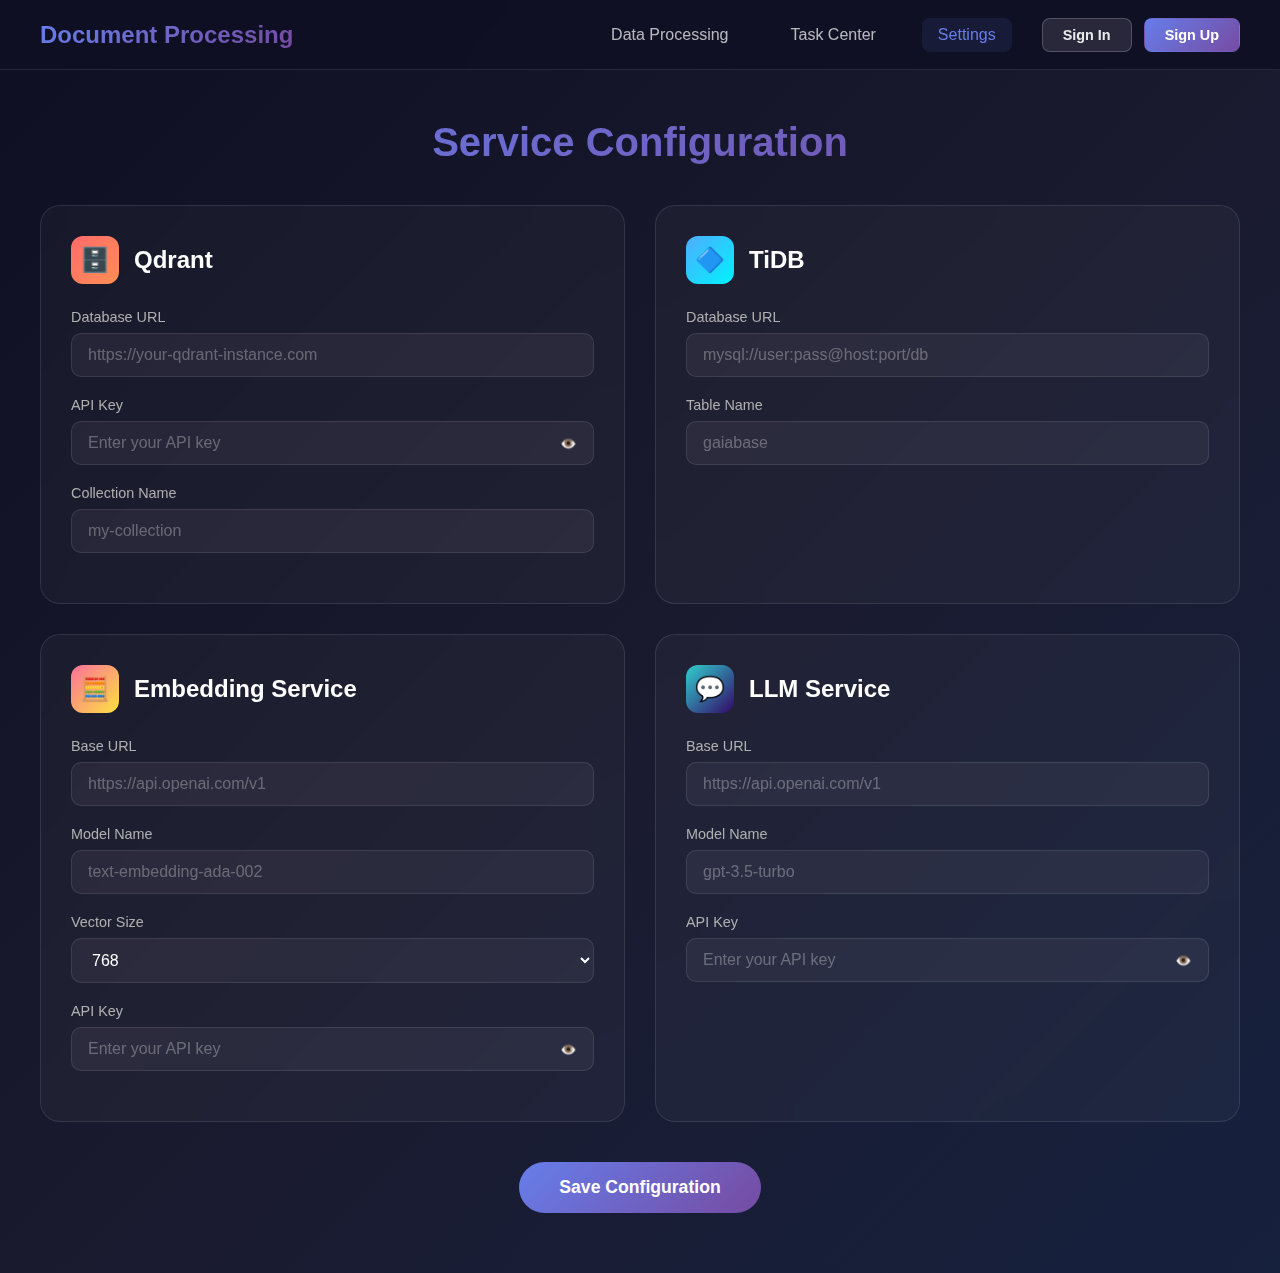
<file: templates/config.html>
<!DOCTYPE html>
<html lang="en">
<head>
    <meta charset="UTF-8">
    <meta name="viewport" content="width=device-width, initial-scale=1.0">
    <link rel="stylesheet" href="/static/public.css">
    <title>Service Configuration</title>
    <style>
        @keyframes fadeIn {
            from {
                opacity: 0;
                transform: translateY(20px);
            }
            to {
                opacity: 1;
                transform: translateY(0);
            }
        }

        h1 {
            text-align: center;
            margin-bottom: 40px;
            font-size: 2.5rem;
            background: linear-gradient(135deg, #667eea 0%, #764ba2 100%);
            -webkit-background-clip: text;
            -webkit-text-fill-color: transparent;
            background-clip: text;
            animation: shimmer 3s infinite;
        }

        @keyframes shimmer {
            0%, 100% {
                opacity: 0.8;
            }
            50% {
                opacity: 1;
            }
        }

        .config-grid {
            display: grid;
            grid-template-columns: repeat(2, minmax(300px, 1fr));
            gap: 30px;
            margin-bottom: 40px;
        }

        .config-card {
            background: rgba(255, 255, 255, 0.03);
            backdrop-filter: blur(10px);
            border: 1px solid rgba(255, 255, 255, 0.1);
            border-radius: 20px;
            padding: 30px;
            transition: all 0.3s ease;
            position: relative;
            overflow: hidden;
        }

        .config-card::before {
            content: '';
            position: absolute;
            top: 0;
            left: 0;
            right: 0;
            height: 3px;
            background: linear-gradient(90deg, #667eea 0%, #764ba2 100%);
            transform: scaleX(0);
            transition: transform 0.3s ease;
        }

        .config-card:hover {
            transform: translateY(-5px);
            border-color: rgba(102, 126, 234, 0.3);
            box-shadow: 0 10px 30px rgba(102, 126, 234, 0.2);
        }

        .config-card:hover::before {
            transform: scaleX(1);
        }

        .card-header {
            display: flex;
            align-items: center;
            margin-bottom: 25px;
            gap: 15px;
        }

        .card-icon {
            width: 48px;
            height: 48px;
            border-radius: 12px;
            display: flex;
            align-items: center;
            justify-content: center;
            font-size: 24px;
        }

        .qdrant-icon {
            background: linear-gradient(135deg, #ff6b6b 0%, #ff8e53 100%);
        }

        .tidb-icon {
            background: linear-gradient(135deg, #4facfe 0%, #00f2fe 100%);
        }

        .embedding-icon {
            background: linear-gradient(135deg, #fa709a 0%, #fee140 100%);
        }

        .chat-icon {
            background: linear-gradient(135deg, #30cfd0 0%, #330867 100%);
        }

        h2 {
            font-size: 1.5rem;
            font-weight: 600;
            color: #fff;
        }

        .form-group {
            margin-bottom: 20px;
        }

        label {
            display: block;
            margin-bottom: 8px;
            font-size: 0.9rem;
            color: #b0b0b0;
            transition: color 0.3s ease;
        }

        .form-group:focus-within label {
            color: #667eea;
        }

        input {
            width: 100%;
            padding: 12px 16px;
            background: rgba(255, 255, 255, 0.05);
            border: 1px solid rgba(255, 255, 255, 0.1);
            border-radius: 10px;
            color: #fff;
            font-size: 1rem;
            transition: all 0.3s ease;
        }

        input:focus {
            outline: none;
            border-color: #667eea;
            background: rgba(102, 126, 234, 0.1);
            box-shadow: 0 0 0 3px rgba(102, 126, 234, 0.1);
        }

        input::placeholder, select {
            color: rgba(255, 255, 255, 0.3);
        }

        .form-select {
            width: 100%;
            padding: 12px 16px;
            background: rgba(255, 255, 255, 0.05);
            border: 1px solid rgba(255, 255, 255, 0.1);
            border-radius: 10px;
            color: #fff;
            font-size: 1rem;
            transition: all 0.3s ease;
            appearance: auto;
        }

        .form-select:focus {
            outline: none;
            border-color: #667eea;
            background: rgba(102, 126, 234, 0.1);
            box-shadow: 0 0 0 3px rgba(102, 126, 234, 0.1);
        }

        .password-toggle {
            position: relative;
        }

        .toggle-btn {
            position: absolute;
            right: 12px;
            top: 50%;
            transform: translateY(-50%);
            background: none;
            border: none;
            color: #b0b0b0;
            cursor: pointer;
            padding: 5px;
            transition: color 0.3s ease;
        }

        .toggle-btn:hover {
            color: #667eea;
        }

        .save-section {
            text-align: center;
            margin-top: 40px;
        }

        .save-btn {
            background: linear-gradient(135deg, #667eea 0%, #764ba2 100%);
            color: #fff;
            border: none;
            padding: 15px 40px;
            font-size: 1.1rem;
            font-weight: 600;
            border-radius: 30px;
            cursor: pointer;
            transition: all 0.3s ease;
            position: relative;
            overflow: hidden;
        }

        .save-btn::before {
            content: '';
            position: absolute;
            top: 50%;
            left: 50%;
            width: 0;
            height: 0;
            background: rgba(255, 255, 255, 0.2);
            border-radius: 50%;
            transform: translate(-50%, -50%);
            transition: width 0.6s, height 0.6s;
        }

        .save-btn:hover {
            transform: scale(1.05);
            box-shadow: 0 10px 30px rgba(102, 126, 234, 0.4);
        }

        .save-btn:active::before {
            width: 300px;
            height: 300px;
        }

        .status-message {
            position: fixed;
            top: 20px;
            right: 20px;
            padding: 15px 25px;
            border-radius: 10px;
            color: #fff;
            transform: translateX(9999px);
            transition: transform 0.3s ease;
        }

        .status-message.success {
            background: rgba(46, 213, 115, 0.9);
            box-shadow: 0 5px 20px rgba(46, 213, 115, 0.3);
            transform: translateX(0);
        }

        .status-message.error {
            background: rgba(255, 71, 87, 0.9);
            box-shadow: 0 5px 20px rgba(255, 71, 87, 0.3);
            transform: translateX(0);
        }

        @media (max-width: 768px) {
            .config-grid {
                grid-template-columns: 1fr;
            }

            h1 {
                font-size: 2rem;
            }

            .config-card {
                padding: 20px;
            }
        }
    </style>
</head>
<body>
<div class="container">
    <nav class="nav">
        <div class="nav-brand">Document Processing</div>
        <div class="nav-links">
            <a href="/" class="nav-link">Data Processing</a>
            <a href="/tasks" class="nav-link">Task Center</a>
            <a href="/config" class="nav-link active">Settings</a>

            <!-- Auth Buttons (shown when not logged in) -->
            <div class="auth-buttons" id="authButtons">
                <button class="auth-btn sign-in-btn" onclick="window.location.href='/auth/github'">
                    Sign In
                </button>
                <button class="auth-btn sign-up-btn" onclick="window.location.href='/auth/github'">
                    Sign Up
                </button>
            </div>

            <!-- User Profile -->
            <div class="user-profile" id="userProfile" onclick="toggleUserDropdown(event)">
                <div class="user-avatar" id="userAvatar">🐙</div>
                <div class="user-name" id="userName"></div>
                <div class="dropdown-arrow">▼</div>

                <!-- Dropdown Menu -->
                <div class="user-dropdown" id="userDropdown">
                    <div class="github-info">
                        <div class="github-username">
                            <span>🐙</span>
                            <span id="dropdownUsername"></span>
                        </div>
                        <div class="github-id" id="githubId"></div>
                    </div>
                    <a href="#" class="dropdown-item logout" onclick="logout(event)">
                        <span class="dropdown-icon">🚪</span>
                        Log Out
                    </a>
                </div>
            </div>
        </div>
    </nav>

    <h1>Service Configuration</h1>
    <form id="configForm">
        <div class="config-grid">
            <!-- Qdrant Configuration -->
            <div class="config-card">
                <div class="card-header">
                    <div class="card-icon qdrant-icon">🗄️</div>
                    <h2>Qdrant</h2>
                </div>
                <div class="form-group">
                    <label for="qdrant-url">Database URL</label>
                    <input required type="url" id="qdrant-url" name="qdrant-url" pattern="https?://.*"
                           placeholder="https://your-qdrant-instance.com">
                </div>
                <div class="form-group">
                    <label for="qdrant-api-key">API Key</label>
                    <div class="password-toggle">
                        <input type="password" id="qdrant-api-key" name="qdrant-api-key"
                               placeholder="Enter your API key">
                        <button type="button" class="toggle-btn" onclick="togglePassword('qdrant-api-key')">👁️</button>
                    </div>
                </div>
                <div class="form-group">
                    <label for="qdrant-collection">Collection Name</label>
                    <input required type="text" id="qdrant-collection" name="qdrant-collection"
                           placeholder="my-collection">
                </div>
            </div>

            <!-- TiDB Configuration -->
            <div class="config-card">
                <div class="card-header">
                    <div class="card-icon tidb-icon">🔷</div>
                    <h2>TiDB</h2>
                </div>
                <div class="form-group">
                    <label for="tidb-url">Database URL</label>
                    <input required type="url" id="tidb-url" name="tidb-url" pattern="mysql://.*"
                           placeholder="mysql://user:pass@host:port/db">
                </div>
                <div class="form-group">
                    <label for="tidb-table-name">Table Name</label>
                    <input required type="text" id="tidb-table-name" name="tidb-table-name" placeholder="gaiabase" pattern="^[a-zA-Z_][a-zA-Z0-9_]*$" title="Table names must start with a letter or an underscore and can contain only letters, numbers, and underscores">
                </div>
            </div>

            <!-- Embedding Service Configuration -->
            <div class="config-card">
                <div class="card-header">
                    <div class="card-icon embedding-icon">🧮</div>
                    <h2>Embedding Service</h2>
                </div>
                <div class="form-group">
                    <label for="embedding-base-url">Base URL</label>
                    <input required type="url" id="embedding-base-url" name="embedding-base-url" pattern="https?://.*"
                           placeholder="https://api.openai.com/v1">
                </div>
                <div class="form-group">
                    <label for="embedding-model">Model Name</label>
                    <input required type="text" id="embedding-model" name="embedding-model"
                           placeholder="text-embedding-ada-002">
                </div>
                <div class="form-group">
                    <label for="embedding-vector-size">Vector Size</label>
                    <select required id="embedding-vector-size" name="embedding-vector-size" class="form-select">
                        <option value="384">384</option>
                        <option value="512">512</option>
                        <option value="768" selected>768</option>
                        <option value="1024">1024</option>
                        <option value="1536">1536</option>
                    </select>
                </div>
                <div class="form-group">
                    <label for="embedding-api-key">API Key</label>
                    <div class="password-toggle">
                        <input type="password" id="embedding-api-key" name="embedding-api-key"
                               placeholder="Enter your API key">
                        <button type="button" class="toggle-btn" onclick="togglePassword('embedding-api-key')">👁️
                        </button>
                    </div>
                </div>
            </div>

            <!-- Chat Service Configuration -->
            <div class="config-card">
                <div class="card-header">
                    <div class="card-icon chat-icon">💬</div>
                    <h2>LLM Service</h2>
                </div>
                <div class="form-group">
                    <label for="chat-base-url">Base URL</label>
                    <input required type="url" id="chat-base-url" name="chat-base-url" pattern="https?://.*"
                           placeholder="https://api.openai.com/v1">
                </div>
                <div class="form-group">
                    <label for="chat-model">Model Name</label>
                    <input required type="text" id="chat-model" name="chat-model" placeholder="gpt-3.5-turbo">
                </div>
                <div class="form-group">
                    <label for="chat-api-key">API Key</label>
                    <div class="password-toggle">
                        <input type="password" id="chat-api-key" name="chat-api-key" placeholder="Enter your API key">
                        <button type="button" class="toggle-btn" onclick="togglePassword('chat-api-key')">👁️</button>
                    </div>
                </div>
            </div>
        </div>

        <div class="save-section">
            <button type="submit" class="save-btn">Save Configuration</button>
        </div>
    </form>

    <div id="statusMessage" class="status-message">
        Configuration saved successfully!
    </div>
</div>

<script>
    let userData ={};

    document.cookie.split(';').forEach(cookie => {
        const [name, value] = cookie.trim().split('=');
        if (name === 'username' || name === 'user_id') {
            if (!value) return;
            userData[name] = decodeURIComponent(value);
        }
    })

    if(Object.keys(userData).length > 0) {
        document.getElementById('authButtons').style.display = 'none';
        updateUserProfile();
    } else {
        document.getElementById('userProfile').style.display = 'none';
    }

    function updateUserProfile() {
        document.getElementById('userProfile').style.display = 'flex';
        document.getElementById('userName').textContent = userData['username'] || 'Guest';
        document.getElementById('dropdownUsername').innerText = userData['username'] || 'Guest';
        document.getElementById('githubId').innerText = "ID: " + userData['user_id'];
    }

    function logout() {
        fetch('/auth/logout', {
            method: 'POST',
            headers: {
                'Content-Type': 'application/json'
            }
        }).then(response => {
            if (response.ok) {
                showNotification('Logged out successfully', 'success');
                window.location.reload();
            } else {
                showNotification('Logout failed. Please try again.', 'error');
            }
        });
    }

    function toggleUserDropdown() {
        const userProfile = document.getElementById('userProfile');
        const userDropdown = document.getElementById('userDropdown');
        userDropdown.classList.toggle('show');
        userProfile.classList.toggle('open');
    }

    let submitStatus = false;

    async function encrypt(obj) {
        try {
            const response = await fetch('/api/encrypt', {
                method: 'POST',
                headers: {
                    'Content-Type': 'application/json'
                },
                body: JSON.stringify(obj)
            })
            const encryptData = await response.json()
            return encryptData.encrypted;
        } catch (error) {
            console.error('Encryption failed:', error);
            return {};
        }
    }

    async function decrypt(data) {
        try {
            const response = await fetch('/api/decrypt', {
                method: 'POST',
                headers: {
                    'Content-Type': 'application/json'
                },
                body: JSON.stringify({
                    encrypted: data
                })
            })
            const decryptData = await response.json()
            return decryptData.decrypted;
        } catch (error) {
            console.error('Decryption failed:', error);
            return {};
        }
    }

    // Toggle password visibility
    function togglePassword(fieldId) {
        const field = document.getElementById(fieldId);
        const type = field.getAttribute('type') === 'password' ? 'text' : 'password';
        field.setAttribute('type', type);
    }

    // Load saved configuration
    async function loadConfiguration() {
        // 检查URL是否包含id参数
        const urlParams = new URLSearchParams(window.location.search);
        const configId = urlParams.get('id');

        if (configId) {
            // 如果URL中有id参数，从服务器获取配置
            try {
                const response = await fetch(`/api/getConfig/${configId}`);
                if (response.ok) {
                    const savedConfig = await response.json();
                    if (savedConfig && typeof savedConfig === 'object' && Object.keys(savedConfig).length > 0) {
                        Object.keys(savedConfig).forEach(key => {
                            const field = document.getElementById(key);
                            if (field) {
                                field.value = savedConfig[key];
                            }
                        });
                    }
                    return savedConfig;
                } else {
                    console.error('Failed to fetch configuration from server');
                }
            } catch (error) {
                console.error('Error fetching configuration:', error);
            }
        }
        // 没有id参数时从localStorage获取
        const stored = localStorage.getItem('gaiabaseConfig');
        if (stored) {
            const savedConfig = await decrypt(stored);
            if (savedConfig && typeof savedConfig === 'object' && Object.keys(savedConfig).length > 0) {
                Object.keys(savedConfig).forEach(key => {
                    const field = document.getElementById(key);
                    if (field) {
                        field.value = savedConfig[key];
                    }
                });
            }
        }
    }

    // Save configuration
    document.getElementById('configForm').addEventListener('submit', async function (e) {
        e.preventDefault();
        const statusMessage = document.getElementById('statusMessage');

        statusMessage.classList.remove('error');

        if (submitStatus) {
            return; // Prevent multiple submissions
        }

        submitStatus = true;
        document.querySelector(".save-btn").disabled = true;
        document.querySelector(".save-btn").innerText = "On saving...";

        const formData = new FormData(this);
        const config = {};

        for (let [key, value] of formData.entries()) {
            config[key] = value;
        }

        const encrypted = await encrypt(config);
        if (encrypted) {
            const urlParams = new URLSearchParams(window.location.search);
            const configId = urlParams.get('id');

            if (configId) {
                await fetch('/api/updateUserConfig', {
                    method: 'POST',
                    headers: {
                        'Content-Type': 'application/json'
                    },
                    body: JSON.stringify({
                        uuid: configId,
                        userConfig: encrypted
                    })
                });
            } else {
                localStorage.setItem('gaiabaseConfig', encrypted);
            }
        }

        try {
            const response = await fetch('/api/createQdrantCollection', {
                method: 'POST',
                headers: {
                    'Content-Type': 'application/json'
                },
                body: JSON.stringify({
                    qdrant_url: config['qdrant-url'],
                    qdrant_api_key: config['qdrant-api-key'],
                    collection_name: config['qdrant-collection'],
                    vector_size: config['embedding-vector-size']
                })
            })
            if (response.status === 409) {
                statusMessage.classList.add('error');
                const collectionData = await response.json();
                statusMessage.innerText = `Collection already exists with a different format—— vector size: ${collectionData.size} distance: ${collectionData.distance}. Please choose a different name or check the existing collection configuration.`;
                statusMessage.classList.remove('success');
                submitStatus = false;
                document.querySelector(".save-btn").disabled = false;
                document.querySelector(".save-btn").innerText = "Save Configuration";
            } else if (response.status === 200) {
                statusMessage.classList.add('success');
                statusMessage.innerText = 'Configuration saved successfully!';
                statusMessage.classList.remove('error');
                window.location.href = sessionStorage.getItem('redirectUrl') || "/";
            } else {
                statusMessage.classList.add('error');
                try {
                    const data = await response.json();
                    if (data && data.error) {
                        statusMessage.innerText = `Error: ${data.error}`;
                    } else {
                        statusMessage.innerText = 'Unable to save configuration';
                    }
                } catch (e) {
                    statusMessage.innerText = 'Unable to save configuration';
                }
                statusMessage.classList.remove('success');
                submitStatus = false;
                document.querySelector(".save-btn").disabled = false;
                document.querySelector(".save-btn").innerText = "Save Configuration";
            }
        } catch (error) {
            console.error('Decryption failed:', error);
            submitStatus = false;
            return {};
        }
    });

    // Load configuration on page load
    window.addEventListener('DOMContentLoaded', loadConfiguration);

    // Add input animations
    document.querySelectorAll('input').forEach(input => {
        input.addEventListener('focus', function () {
            this.parentElement.parentElement.style.transform = 'scale(1.02)';
        });

        input.addEventListener('blur', function () {
            this.parentElement.parentElement.style.transform = 'scale(1)';
        });
    });
</script>
</body>
</html>
</file>
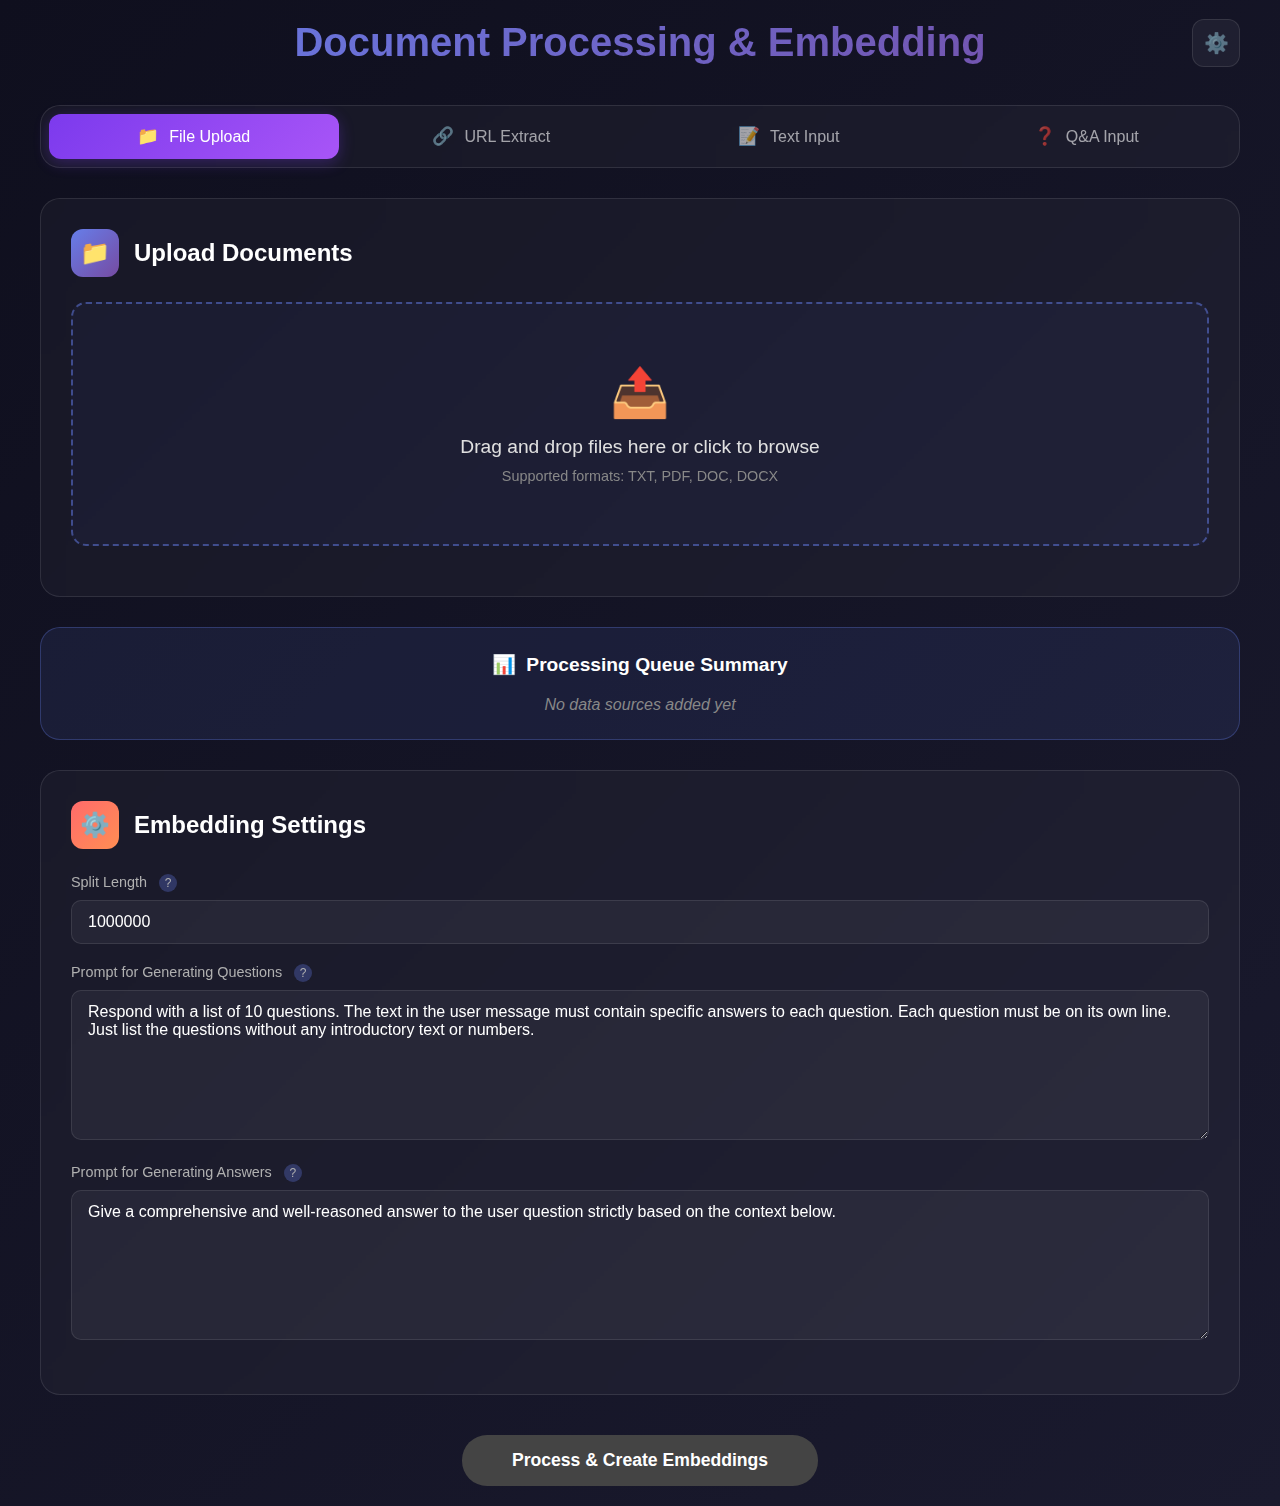
<file: templates/process.html>
<!DOCTYPE html>
<html lang="en">
<head>
    <meta charset="UTF-8">
    <meta name="viewport" content="width=device-width, initial-scale=1.0">
    <title>Document Processing & Embedding</title>
    <style>
        * {
            margin: 0;
            padding: 0;
            box-sizing: border-box;
        }

        body {
            font-family: -apple-system, BlinkMacSystemFont, 'Segoe UI', Roboto, 'Helvetica Neue', Arial, sans-serif;
            background: linear-gradient(135deg, #0f0f1e 0%, #1a1a2e 100%);
            min-height: 100vh;
            color: #e0e0e0;
            padding: 20px;
        }

        .container {
            max-width: 1200px;
            margin: 0 auto;
            animation: fadeIn 0.6s ease-out;
        }

        @keyframes fadeIn {
            from {
                opacity: 0;
                transform: translateY(20px);
            }
            to {
                opacity: 1;
                transform: translateY(0);
            }
        }

        .header-container {
            position: relative;
            margin-bottom: 40px;
        }

        h1 {
            text-align: center;
            font-size: 2.5rem;
            background: linear-gradient(135deg, #667eea 0%, #764ba2 100%);
            -webkit-background-clip: text;
            -webkit-text-fill-color: transparent;
            background-clip: text;
        }

        .settings-icon {
            position: absolute;
            top: 50%;
            right: 0;
            transform: translateY(-50%);
            width: 48px;
            height: 48px;
            background: rgba(255, 255, 255, 0.05);
            border: 1px solid rgba(255, 255, 255, 0.1);
            border-radius: 12px;
            display: flex;
            align-items: center;
            justify-content: center;
            cursor: pointer;
            transition: all 0.3s ease;
            color: rgba(255, 255, 255, 0.6);
            font-size: 20px;
            text-decoration: none;
        }

        .settings-icon:hover {
            background: rgba(255, 255, 255, 0.1);
            border-color: rgba(102, 126, 234, 0.5);
            color: #fff;
            transform: translateY(-50%) rotate(45deg);
            box-shadow: 0 5px 20px rgba(102, 126, 234, 0.2);
        }

        .settings-tooltip {
            position: absolute;
            top: 100%;
            right: 0;
            margin-top: 10px;
            background: rgba(40, 40, 50, 0.95);
            color: #fff;
            padding: 8px 12px;
            border-radius: 8px;
            font-size: 0.85rem;
            white-space: nowrap;
            opacity: 0;
            pointer-events: none;
            transition: opacity 0.3s ease;
            box-shadow: 0 5px 15px rgba(0, 0, 0, 0.3);
        }

        .settings-icon:hover .settings-tooltip {
            opacity: 1;
        }

        /* Tab Navigation */
        .tab-container {
            background: rgba(255, 255, 255, 0.03);
            backdrop-filter: blur(10px);
            border: 1px solid rgba(255, 255, 255, 0.1);
            border-radius: 20px;
            padding: 8px;
            margin-bottom: 30px;
            display: flex;
            gap: 8px;
        }

        .tab-btn {
            background: transparent;
            border: none;
            color: rgba(255, 255, 255, 0.6);
            padding: 12px 24px;
            border-radius: 12px;
            cursor: pointer;
            font-size: 1rem;
            font-weight: 500;
            transition: all 0.3s ease;
            white-space: nowrap;
            display: flex;
            align-items: center;
            justify-content: center;
            gap: 10px;
            flex: 1;
            position: relative;
        }

        .tab-btn:hover {
            background: rgba(255, 255, 255, 0.05);
            color: rgba(255, 255, 255, 0.8);
        }

        .tab-btn.active {
            background: linear-gradient(135deg, #7c3aed 0%, #a855f7 100%);
            color: #fff;
            box-shadow: 0 4px 15px rgba(124, 58, 237, 0.3);
        }

        .tab-icon {
            font-size: 1.1rem;
        }

        /* Tab Content */
        .tab-content {
            display: none;
            animation: slideIn 0.3s ease;
        }

        .tab-content.active {
            display: block;
        }

        @keyframes slideIn {
            from {
                opacity: 0;
                transform: translateX(20px);
            }
            to {
                opacity: 1;
                transform: translateX(0);
            }
        }

        .section {
            background: rgba(255, 255, 255, 0.03);
            backdrop-filter: blur(10px);
            border: 1px solid rgba(255, 255, 255, 0.1);
            border-radius: 20px;
            padding: 30px;
            margin-bottom: 30px;
            transition: all 0.3s ease;
        }

        .section:hover {
            border-color: rgba(102, 126, 234, 0.3);
            box-shadow: 0 10px 30px rgba(102, 126, 234, 0.1);
        }

        .section-header {
            display: flex;
            align-items: center;
            gap: 15px;
            margin-bottom: 25px;
        }

        .section-icon {
            width: 48px;
            height: 48px;
            border-radius: 12px;
            display: flex;
            align-items: center;
            justify-content: center;
            font-size: 24px;
            background: linear-gradient(135deg, #667eea 0%, #764ba2 100%);
        }

        h2 {
            font-size: 1.5rem;
            font-weight: 600;
            color: #fff;
        }

        h3 {
            font-size: 1.2rem;
            font-weight: 600;
            color: #fff;
            margin-bottom: 15px;
        }

        .upload-area {
            border: 2px dashed rgba(102, 126, 234, 0.5);
            border-radius: 15px;
            padding: 60px 40px;
            text-align: center;
            transition: all 0.3s ease;
            cursor: pointer;
            background: rgba(102, 126, 234, 0.05);
        }

        .upload-area:hover {
            border-color: rgba(102, 126, 234, 0.8);
            background: rgba(102, 126, 234, 0.1);
        }

        .upload-area.dragover {
            border-color: #667eea;
            background: rgba(102, 126, 234, 0.2);
            transform: scale(1.02);
        }

        .upload-icon-large {
            font-size: 48px;
            margin-bottom: 15px;
        }

        input[type="file"] {
            display: none;
        }

        .form-group {
            margin-bottom: 20px;
        }

        label {
            display: block;
            margin-bottom: 8px;
            font-size: 0.9rem;
            color: #b0b0b0;
        }

        input[type="text"], input[type="url"], input[type="number"], textarea, select {
            width: 100%;
            padding: 12px 16px;
            background: rgba(255, 255, 255, 0.05);
            border: 1px solid rgba(255, 255, 255, 0.1);
            border-radius: 10px;
            color: #fff;
            font-size: 1rem;
            transition: all 0.3s ease;
            font-family: inherit;
        }

        select {
            cursor: pointer;
        }

        input:focus, textarea:focus, select:focus {
            outline: none;
            border-color: #667eea;
            background: rgba(102, 126, 234, 0.1);
            box-shadow: 0 0 0 3px rgba(102, 126, 234, 0.1);
        }

        textarea {
            resize: vertical;
            min-height: 150px;
        }

        .file-list {
            margin-top: 20px;
        }

        .file-item {
            display: flex;
            align-items: center;
            justify-content: space-between;
            padding: 12px 16px;
            background: rgba(255, 255, 255, 0.05);
            border-radius: 10px;
            margin-bottom: 10px;
            animation: slideIn 0.3s ease;
            border: 1px solid rgba(255, 255, 255, 0.1);
            transition: all 0.3s ease;
        }

        .file-item:hover {
            background: rgba(255, 255, 255, 0.07);
            border-color: rgba(255, 255, 255, 0.2);
        }

        .file-info {
            display: flex;
            align-items: center;
            gap: 12px;
            flex: 1;
        }

        .file-details {
            flex: 1;
        }

        .file-name {
            color: #fff;
            font-weight: 500;
            margin-bottom: 4px;
        }

        .file-meta {
            display: flex;
            gap: 15px;
            font-size: 0.85rem;
            color: #888;
        }

        .file-size {
            color: #888;
        }

        .file-chars {
            color: #b0b0b0;
        }

        .file-chars.warning {
            color: #fee140;
        }

        .file-chars.danger {
            color: #ff6b6b;
        }

        .processing-indicator {
            display: inline-block;
            margin-left: 5px;
            font-size: 0.8rem;
            padding: 2px 8px;
            border-radius: 12px;
            background: rgba(102, 126, 234, 0.2);
            color: #667eea;
        }

        .processing-indicator.qa {
            background: rgba(255, 107, 107, 0.2);
            color: #ff6b6b;
        }

        .remove-btn {
            background: none;
            border: none;
            color: #ff6b6b;
            cursor: pointer;
            padding: 5px 10px;
            border-radius: 5px;
            transition: all 0.3s ease;
        }

        .remove-btn:hover {
            background: rgba(255, 107, 107, 0.2);
        }

        .btn {
            background: linear-gradient(135deg, #667eea 0%, #764ba2 100%);
            color: #fff;
            border: none;
            padding: 12px 30px;
            font-size: 1rem;
            font-weight: 600;
            border-radius: 25px;
            cursor: pointer;
            transition: all 0.3s ease;
        }

        .btn:hover {
            transform: scale(1.05);
            box-shadow: 0 10px 30px rgba(102, 126, 234, 0.4);
        }

        .btn:disabled {
            background: #444;
            cursor: not-allowed;
            transform: scale(1);
        }

        .btn-secondary {
            background: rgba(255, 255, 255, 0.1);
            color: #fff;
        }

        .btn-secondary:hover {
            background: rgba(255, 255, 255, 0.15);
            box-shadow: 0 5px 20px rgba(255, 255, 255, 0.1);
        }

        .btn-success {
            background: linear-gradient(135deg, #34d399 0%, #10b981 100%);
        }

        .btn-success:hover {
            box-shadow: 0 10px 30px rgba(52, 211, 153, 0.4);
        }

        .add-to-queue-btn {
            margin-top: 20px;
            width: 100%;
        }

        .process-btn {
            display: block;
            margin: 40px auto 0;
            padding: 15px 50px;
            font-size: 1.1rem;
        }

        .char-counter {
            font-size: 0.85rem;
            color: #888;
            text-align: right;
            margin-top: 5px;
        }

        .char-counter.warning {
            color: #fee140;
        }

        .char-counter.danger {
            color: #ff6b6b;
        }

        .info-tooltip {
            display: inline-block;
            margin-left: 8px;
            width: 18px;
            height: 18px;
            background: rgba(102, 126, 234, 0.3);
            border-radius: 50%;
            text-align: center;
            line-height: 18px;
            font-size: 12px;
            cursor: help;
            position: relative;
        }

        .info-tooltip:hover::after {
            content: attr(data-tooltip);
            position: absolute;
            bottom: 100%;
            left: 50%;
            transform: translateX(-50%);
            background: rgba(40, 40, 50, 0.95);
            color: #fff;
            padding: 8px 12px;
            border-radius: 8px;
            white-space: nowrap;
            font-size: 0.85rem;
            margin-bottom: 5px;
            box-shadow: 0 5px 15px rgba(0, 0, 0, 0.3);
            z-index: 1000;
            max-width: 300px;
            white-space: normal;
        }

        /* Processing Queue Summary */
        .queue-summary {
            background: rgba(102, 126, 234, 0.1);
            border: 1px solid rgba(102, 126, 234, 0.3);
            border-radius: 20px;
            padding: 25px;
            margin-bottom: 30px;
            text-align: center;
        }

        .queue-summary h3 {
            display: flex;
            align-items: center;
            justify-content: center;
            gap: 10px;
            margin-bottom: 20px;
            color: #fff;
        }

        .queue-stats {
            display: flex;
            justify-content: center;
            gap: 40px;
            flex-wrap: wrap;
            margin-bottom: 15px;
        }

        .queue-stat {
            display: flex;
            align-items: center;
            gap: 8px;
            font-size: 0.95rem;
            color: #e0e0e0;
        }

        .queue-stat-icon {
            font-size: 1.2rem;
        }

        .queue-total {
            margin-top: 15px;
            padding-top: 15px;
            border-top: 1px solid rgba(255, 255, 255, 0.1);
            font-size: 1.1rem;
            color: #fff;
            font-weight: 600;
        }

        .empty-queue {
            color: #888;
            font-style: italic;
        }

        .settings-grid {
            display: grid;
            grid-template-columns: repeat(auto-fit, minmax(250px, 1fr));
            gap: 20px;
        }

        .status-bar {
            position: fixed;
            bottom: 20px;
            left: 50%;
            transform: translateX(-50%);
            background: rgba(40, 40, 50, 0.95);
            backdrop-filter: blur(10px);
            border: 1px solid rgba(255, 255, 255, 0.1);
            border-radius: 30px;
            padding: 15px 30px;
            display: none;
            align-items: center;
            gap: 15px;
            box-shadow: 0 10px 30px rgba(0, 0, 0, 0.5);
        }

        .status-bar.show {
            display: flex;
        }

        .spinner {
            width: 20px;
            height: 20px;
            border: 2px solid rgba(102, 126, 234, 0.3);
            border-top-color: #667eea;
            border-radius: 50%;
            animation: spin 1s linear infinite;
        }

        @keyframes spin {
            to { transform: rotate(360deg); }
        }

        @media (max-width: 768px) {
            .tab-container {
                padding: 5px;
            }

            .tab-btn {
                padding: 10px 20px;
                font-size: 0.9rem;
            }

            h1 {
                font-size: 2rem;
            }

            .section {
                padding: 20px;
            }

            .queue-stats {
                gap: 20px;
            }
        }
    </style>
</head>
<body>
<div class="container">
    <div class="header-container">
        <h1>Document Processing & Embedding</h1>
        <a href="#" class="settings-icon" onclick="goToSettings(event)" title="Configure services">
            ⚙️
            <span class="settings-tooltip">Configure services</span>
        </a>
    </div>

    <!-- Tab Navigation -->
    <div class="tab-container">
        <button class="tab-btn active" onclick="switchTab('upload')">
            <span class="tab-icon">📁</span>
            File Upload
        </button>
        <button class="tab-btn" onclick="switchTab('url')">
            <span class="tab-icon">🔗</span>
            URL Extract
        </button>
        <button class="tab-btn" onclick="switchTab('text')">
            <span class="tab-icon">📝</span>
            Text Input
        </button>
        <button class="tab-btn" onclick="switchTab('qa')">
            <span class="tab-icon">❓</span>
            Q&A Input
        </button>
    </div>

    <!-- File Upload Tab -->
    <div id="upload-tab" class="tab-content active">
        <div class="section">
            <div class="section-header">
                <div class="section-icon">📁</div>
                <h2>Upload Documents</h2>
            </div>
            <div class="upload-area" id="uploadArea">
                <div class="upload-icon-large">📤</div>
                <p style="font-size: 1.2rem; margin-bottom: 10px;">Drag and drop files here or click to browse</p>
                <p style="font-size: 0.9rem; color: #888;">Supported formats: TXT, PDF, DOC, DOCX</p>
                <input type="file" id="fileInput" multiple accept=".txt,.pdf,.doc,.docx">
            </div>
            <div class="file-list" id="fileList"></div>
            <button class="btn btn-success add-to-queue-btn" onclick="addFilesToQueue()" id="addFilesBtn" style="display: none;">
                Add Files to Processing Queue
            </button>
        </div>
    </div>

    <!-- URL Extract Tab -->
    <div id="url-tab" class="tab-content">
        <div class="section">
            <div class="section-header">
                <div class="section-icon" style="background: linear-gradient(135deg, #4facfe 0%, #00f2fe 100%);">🔗</div>
                <h2>Extract Content from URLs</h2>
            </div>
            <div class="form-group">
                <label for="urlInput">Enter URL to extract content</label>
                <input type="url" id="urlInput" placeholder="https://example.com/article">
            </div>
            <button class="btn" onclick="addUrl()">Add URL</button>
            <div class="file-list" id="urlList" style="margin-top: 20px;"></div>
            <button class="btn btn-success add-to-queue-btn" onclick="addUrlsToQueue()" id="addUrlsBtn" style="display: none;">
                Add URLs to Processing Queue
            </button>
        </div>
    </div>

    <!-- Text Input Tab -->
    <div id="text-tab" class="tab-content">
        <div class="section">
            <div class="section-header">
                <div class="section-icon" style="background: linear-gradient(135deg, #fa709a 0%, #fee140 100%);">📝</div>
                <h2>Paste Text Content</h2>
            </div>
            <div class="form-group">
                <label for="textInput">
                    Long Text
                    <span class="info-tooltip" data-tooltip="Content exceeding the character limit will be automatically processed into Q&A pairs">?</span>
                </label>
                <textarea id="textInput" placeholder="Paste your long article or content here..." rows="10"></textarea>
                <div class="char-counter" id="textCharCounter">0 characters</div>
            </div>
            <div class="form-group">
                <label for="textSummary">Short Text (optional)</label>
                <input type="text" id="textSummary" placeholder="Add a brief summary or short description">
            </div>
            <button class="btn btn-success add-to-queue-btn" onclick="addTextToQueue()">
                Add Text to Processing Queue
            </button>
        </div>
    </div>

    <!-- Q&A Input Tab -->
    <div id="qa-tab" class="tab-content">
        <div class="section">
            <div class="section-header">
                <div class="section-icon" style="background: linear-gradient(135deg, #30cfd0 0%, #330867 100%);">❓</div>
                <h2>Pre-prepared Q&A Pairs</h2>
            </div>
            <div class="form-group">
                <label for="qaFormat">Input Format</label>
                <select id="qaFormat" onchange="updateQAPlaceholder()">
                    <option value="structured">Structured (Q: ... A: ...)</option>
                    <option value="json">JSON Format</option>
                    <option value="custom">Custom Delimiter</option>
                </select>
            </div>
            <div class="form-group" id="customDelimiterGroup" style="display: none;">
                <label for="customDelimiter">Custom Delimiter</label>
                <input type="text" id="customDelimiter" placeholder="e.g., | or ;;;" value="|">
            </div>
            <div class="form-group">
                <label for="qaInput">
                    Paste Q&A pairs
                    <span class="info-tooltip" data-tooltip="Format depends on selected input format above">?</span>
                </label>
                <textarea id="qaInput" placeholder="Q: What is machine learning?&#10;A: Machine learning is...&#10;&#10;Q: How does it work?&#10;A: It works by..." rows="12"></textarea>
                <div class="char-counter" id="qaCharCounter">0 characters</div>
            </div>
            <button class="btn btn-success add-to-queue-btn" onclick="addQAToQueue()">
                Add Q&A to Processing Queue
            </button>
        </div>
    </div>

    <!-- Processing Queue Summary -->
    <div class="queue-summary" id="queueSummary">
        <h3>
            <span>📊</span>
            Processing Queue Summary
        </h3>
        <div id="queueContent">
            <p class="empty-queue">No data sources added yet</p>
        </div>
    </div>

    <!-- Embedding Settings Section -->
    <div class="section">
        <div class="section-header">
            <div class="section-icon" style="background: linear-gradient(135deg, #ff6b6b 0%, #ff8e53 100%);">⚙️</div>
            <h2>Embedding Settings</h2>
        </div>
        <div class="form-group">
            <label for="splitLength">
                Split Length
                <span class="info-tooltip" data-tooltip="Maximum character length before splitting content. Large documents exceeding this limit will be processed into smaller chunks or Q&A pairs">?</span>
            </label>
            <input type="number" id="splitLength" value="1000000" min="10000" max="10000000">
        </div>
        <div class="form-group">
            <label for="questionPrompt">
                Prompt for Generating Questions
                <span class="info-tooltip" data-tooltip="This prompt will be used to generate questions from your content">?</span>
            </label>
            <textarea id="questionPrompt" placeholder="Example: Based on the following content, generate relevant questions that test understanding of the key concepts, main ideas, and important details. Make the questions clear and specific." rows="4">Respond with a list of 10 questions. The text in the user message must contain specific answers to each question. Each question must be on its own line. Just list the questions without any introductory text or numbers.</textarea>
        </div>
        <div class="form-group">
            <label for="answerPrompt">
                Prompt for Generating Answers
                <span class="info-tooltip" data-tooltip="This prompt will be used to generate comprehensive answers to the questions">?</span>
            </label>
            <textarea id="answerPrompt" placeholder="Example: Provide detailed and accurate answers to the questions based on the content. Include relevant examples and explanations where appropriate. Keep answers comprehensive but concise." rows="4">Give a comprehensive and well-reasoned answer to the user question strictly based on the context below.</textarea>
        </div>
    </div>

    <!-- Process Button -->
    <button class="btn process-btn" onclick="processDocuments()" id="processBtn" disabled>Process & Create Embeddings</button>

    <!-- Status Bar -->
    <div class="status-bar" id="statusBar">
        <div class="spinner"></div>
        <span id="statusText">Processing documents...</span>
    </div>
</div>

<script>
    // Global variables for temporary storage
    let uploadedFiles = [];
    let fileCharCounts = new Map();
    let urls = [];
    let currentTab = 'upload';

    const pageSessionId = crypto.randomUUID();

    // Processing queue to store all data sources
    let processingQueue = {
        files: [],
        urls: [],
        texts: [],
        qas: []
    };

    // Tab switching
    function switchTab(tabName) {
        // Update tab buttons
        document.querySelectorAll('.tab-btn').forEach(btn => {
            btn.classList.remove('active');
        });
        event.target.closest('.tab-btn').classList.add('active');

        // Update tab content
        document.querySelectorAll('.tab-content').forEach(content => {
            content.classList.remove('active');
        });
        document.getElementById(`${tabName}-tab`).classList.add('active');

        currentTab = tabName;
    }

    // File upload handling
    const uploadArea = document.getElementById('uploadArea');
    const fileInput = document.getElementById('fileInput');
    const fileList = document.getElementById('fileList');

    uploadArea.addEventListener('click', () => fileInput.click());

    uploadArea.addEventListener('dragover', (e) => {
        e.preventDefault();
        uploadArea.classList.add('dragover');
    });

    uploadArea.addEventListener('dragleave', () => {
        uploadArea.classList.remove('dragover');
    });

    uploadArea.addEventListener('drop', (e) => {
        e.preventDefault();
        uploadArea.classList.remove('dragover');
        handleFiles(e.dataTransfer.files);
    });

    fileInput.addEventListener('change', (e) => {
        handleFiles(e.target.files);
    });

    function handleFiles(files) {
        Array.from(files).forEach(file => {
            if (isValidFileType(file)) {
                uploadedFiles.push(file);
                displayFile(file);
                readFileContent(file);
            } else {
                showNotification(`Invalid file type: ${file.name}`, 'error');
            }
        });
        updateAddFilesButton();
    }

    async function readFileContent(file) {
        const reader = new FileReader();

        reader.onload = function (e) {
            const content = e.target.result;
            const charCount = content.length;
            fileCharCounts.set(file.name, charCount);
            updateFileDisplay(file.name, charCount);
        };

        reader.onerror = function () {
            console.error('Error reading file:', file.name);
            fileCharCounts.set(file.name, -1);
            updateFileDisplay(file.name, -1);
        };

        if (file.type === 'text/plain' || file.name.endsWith('.txt')) {
            reader.readAsText(file);
        } else {
            const formdata = new FormData();
            formdata.append("files[]", file);
            const response = await fetch("/api/getFileCount", {
                method: 'POST',
                body: formdata
            })
            const fileInfo = await response.json();
            updateFileDisplay(fileInfo["files"][0]["file_name"], fileInfo["files"][0]["file_size"]);
        }
    }

    function updateFileDisplay(fileName, charCount) {
        const fileItems = document.querySelectorAll('.file-item');
        fileItems.forEach(item => {
            if (item.querySelector('.file-name').textContent === fileName) {
                const splitLength = parseInt(document.getElementById('splitLength').value);
                const fileCharsElement = item.querySelector('.file-chars');

                if (charCount === -1) {
                    fileCharsElement.textContent = 'Error reading file';
                    fileCharsElement.className = 'file-chars danger';
                } else {
                    fileCharsElement.textContent = `${charCount.toLocaleString()} characters`;

                    if (charCount > splitLength) {
                        fileCharsElement.className = 'file-chars danger';
                        if (!item.querySelector('.processing-indicator')) {
                            const indicator = document.createElement('span');
                            indicator.className = 'processing-indicator qa';
                            indicator.textContent = 'Q&A';
                            fileCharsElement.appendChild(indicator);
                        }
                    } else if (charCount > splitLength * 0.8) {
                        fileCharsElement.className = 'file-chars warning';
                    } else {
                        fileCharsElement.className = 'file-chars';
                    }
                }
            }
        });
    }

    function isValidFileType(file) {
        const validTypes = ['text/plain', 'application/pdf', 'application/msword',
            'application/vnd.openxmlformats-officedocument.wordprocessingml.document'];
        return validTypes.includes(file.type) ||
            file.name.match(/\.(txt|pdf|doc|docx)$/i);
    }

    function displayFile(file) {
        const fileItem = document.createElement('div');
        fileItem.className = 'file-item';
        fileItem.innerHTML = `
                <div class="file-info">
                    <span style="font-size: 24px;">${getFileIcon(file.type)}</span>
                    <div class="file-details">
                        <div class="file-name">${file.name}</div>
                        <div class="file-meta">
                            <span class="file-size">${formatFileSize(file.size)}</span>
                            <span class="file-chars">Counting...</span>
                        </div>
                    </div>
                </div>
                <button class="remove-btn" onclick="removeFile('${file.name}')">Remove</button>
            `;
        fileList.appendChild(fileItem);
    }

    function getFileIcon(type) {
        if (type.includes('pdf')) return '📄';
        if (type.includes('word')) return '📃';
        return '📋';
    }

    function formatFileSize(bytes) {
        if (bytes < 1024) return bytes + ' B';
        if (bytes < 1024 * 1024) return (bytes / 1024).toFixed(1) + ' KB';
        return (bytes / (1024 * 1024)).toFixed(1) + ' MB';
    }

    function removeFile(fileName) {
        uploadedFiles = uploadedFiles.filter(f => f.name !== fileName);
        fileCharCounts.delete(fileName);
        updateFileList();
        updateAddFilesButton();
    }

    function updateFileList() {
        fileList.innerHTML = '';
        uploadedFiles.forEach(file => {
            displayFile(file);
            if (fileCharCounts.has(file.name)) {
                updateFileDisplay(file.name, fileCharCounts.get(file.name));
            } else {
                readFileContent(file);
            }
        });
    }

    function updateAddFilesButton() {
        const btn = document.getElementById('addFilesBtn');
        btn.style.display = uploadedFiles.length > 0 ? 'block' : 'none';
    }

    // URL handling
    function addUrl() {
        const urlInput = document.getElementById('urlInput');
        const url = urlInput.value.trim();

        if (url && isValidUrl(url)) {
            urls.push(url);
            displayUrl(url);
            urlInput.value = '';
            updateAddUrlsButton();
        } else {
            showNotification('Please enter a valid URL', 'error');
        }
    }

    function isValidUrl(string) {
        try {
            new URL(string);
            return true;
        } catch (_) {
            return false;
        }
    }

    function displayUrl(url) {
        const urlList = document.getElementById('urlList');
        const urlItem = document.createElement('div');
        urlItem.className = 'file-item';
        urlItem.innerHTML = `
                <div class="file-info">
                    <span>🌐</span>
                    <span>${url}</span>
                </div>
                <button class="remove-btn" onclick="removeUrl('${url}')">Remove</button>
            `;
        urlList.appendChild(urlItem);
    }

    function removeUrl(url) {
        urls = urls.filter(u => u !== url);
        updateUrlList();
        updateAddUrlsButton();
    }

    function updateUrlList() {
        const urlList = document.getElementById('urlList');
        urlList.innerHTML = '';
        urls.forEach(url => displayUrl(url));
    }

    function updateAddUrlsButton() {
        const btn = document.getElementById('addUrlsBtn');
        btn.style.display = urls.length > 0 ? 'block' : 'none';
    }

    // Character counting
    const textInput = document.getElementById('textInput');
    const textCharCounter = document.getElementById('textCharCounter');
    const qaInput = document.getElementById('qaInput');
    const qaCharCounter = document.getElementById('qaCharCounter');

    function updateCharCounter(input, counter, showWarning = true) {
        const charCount = input.value.length;
        counter.textContent = `${charCount} characters`;

        if (showWarning) {
            const splitLength = parseInt(document.getElementById('splitLength').value);

            if (charCount > splitLength) {
                counter.classList.add('danger');
                counter.textContent += ` (Will be processed as Q&A)`;
            } else if (charCount > splitLength * 0.8) {
                counter.classList.add('warning');
                counter.classList.remove('danger');
            } else {
                counter.classList.remove('warning', 'danger');
            }
        }
    }

    textInput.addEventListener('input', () => updateCharCounter(textInput, textCharCounter));
    qaInput.addEventListener('input', () => updateCharCounter(qaInput, qaCharCounter, false));

    // Q&A Format handling
    function updateQAPlaceholder() {
        const format = document.getElementById('qaFormat').value;
        const qaInput = document.getElementById('qaInput');
        const customDelimiterGroup = document.getElementById('customDelimiterGroup');

        switch(format) {
            case 'structured':
                qaInput.placeholder = 'Q: What is machine learning?\nA: Machine learning is...\n\nQ: How does it work?\nA: It works by...';
                customDelimiterGroup.style.display = 'none';
                break;
            case 'json':
                qaInput.placeholder = '[\n  {\n    "question": "What is machine learning?",\n    "answer": "Machine learning is..."\n  },\n  {\n    "question": "How does it work?",\n    "answer": "It works by..."\n  }\n]';
                customDelimiterGroup.style.display = 'none';
                break;
            case 'custom':
                qaInput.placeholder = 'What is machine learning? | Machine learning is...\nHow does it work? | It works by...';
                customDelimiterGroup.style.display = 'block';
                break;
        }
    }

    // Add to queue functions
    function addFilesToQueue() {
        if (uploadedFiles.length === 0) return;

        // Add files to queue
        uploadedFiles.forEach(file => {
            processingQueue.files.push({
                file: file,
                charCount: fileCharCounts.get(file.name) || 0
            });
        });

        // Clear temporary storage
        uploadedFiles = [];
        fileCharCounts.clear();
        fileList.innerHTML = '';
        updateAddFilesButton();

        // Update summary
        updateQueueSummary();
        showNotification(`${processingQueue.files.length} file(s) added to processing queue`, 'success');
    }

    function addUrlsToQueue() {
        if (urls.length === 0) return;

        // Add URLs to queue
        processingQueue.urls.push(...urls);

        // Clear temporary storage
        urls = [];
        document.getElementById('urlList').innerHTML = '';
        updateAddUrlsButton();

        // Update summary
        updateQueueSummary();
        showNotification(`${processingQueue.urls.length} URL(s) added to processing queue`, 'success');
    }

    function addTextToQueue() {
        const longText = textInput.value.trim();
        const shortText = document.getElementById('textSummary').value.trim();

        if (!longText && !shortText) {
            showNotification('Please enter some text content', 'error');
            return;
        }

        processingQueue.texts.push({
            longText: longText,
            shortText: shortText,
            charCount: longText.length
        });

        // Clear form
        textInput.value = '';
        document.getElementById('textSummary').value = '';
        updateCharCounter(textInput, textCharCounter);

        // Update summary
        updateQueueSummary();
        showNotification('Text content added to processing queue', 'success');
    }

    function addQAToQueue() {
        const qaContent = qaInput.value.trim();
        const format = document.getElementById('qaFormat').value;

        if (!qaContent) {
            showNotification('Please enter Q&A pairs', 'error');
            return;
        }

        // Count Q&A pairs based on format
        let pairCount = 0;
        if (format === 'structured') {
            pairCount = (qaContent.match(/Q:/g) || []).length;
        } else if (format === 'json') {
            try {
                const parsed = JSON.parse(qaContent);
                pairCount = Array.isArray(parsed) ? parsed.length : 0;
            } catch {
                pairCount = 0;
            }
        } else {
            pairCount = qaContent.split('\n').filter(line => line.trim()).length;
        }

        processingQueue.qas.push({
            content: qaContent,
            format: format,
            delimiter: format === 'custom' ? document.getElementById('customDelimiter').value : null,
            pairCount: pairCount
        });

        // Clear form
        qaInput.value = '';
        updateCharCounter(qaInput, qaCharCounter, false);

        // Update summary
        updateQueueSummary();
        showNotification(`Q&A set with ${pairCount} pairs added to processing queue`, 'success');
    }

    // Update queue summary
    function updateQueueSummary() {
        const queueContent = document.getElementById('queueContent');
        const processBtn = document.getElementById('processBtn');

        const totalItems = processingQueue.files.length +
            processingQueue.urls.length +
            processingQueue.texts.length +
            processingQueue.qas.length;

        if (totalItems === 0) {
            queueContent.innerHTML = '<p class="empty-queue">No data sources added yet</p>';
            processBtn.disabled = true;
            return;
        }

        processBtn.disabled = false;

        let statsHtml = '<div class="queue-stats">';

        if (processingQueue.files.length > 0) {
            const fileTypes = processingQueue.files.reduce((acc, item) => {
                const ext = item.file.name.split('.').pop().toUpperCase();
                acc[ext] = (acc[ext] || 0) + 1;
                return acc;
            }, {});
            const fileTypesStr = Object.entries(fileTypes).map(([ext, count]) => `${count} ${ext}`).join(', ');
            statsHtml += `
                    <div class="queue-stat">
                        <span class="queue-stat-icon">📁</span>
                        <span>${processingQueue.files.length} Files (${fileTypesStr})</span>
                    </div>
                `;
        }

        if (processingQueue.urls.length > 0) {
            statsHtml += `
                    <div class="queue-stat">
                        <span class="queue-stat-icon">🔗</span>
                        <span>${processingQueue.urls.length} URLs</span>
                    </div>
                `;
        }

        if (processingQueue.texts.length > 0) {
            statsHtml += `
                    <div class="queue-stat">
                        <span class="queue-stat-icon">📝</span>
                        <span>${processingQueue.texts.length} Text ${processingQueue.texts.length > 1 ? 'entries' : 'entry'}</span>
                    </div>
                `;
        }

        if (processingQueue.qas.length > 0) {
            const totalPairs = processingQueue.qas.reduce((sum, qa) => sum + qa.pairCount, 0);
            statsHtml += `
                    <div class="queue-stat">
                        <span class="queue-stat-icon">❓</span>
                        <span>${processingQueue.qas.length} Q&A ${processingQueue.qas.length > 1 ? 'sets' : 'set'} (${totalPairs} pairs)</span>
                    </div>
                `;
        }

        statsHtml += '</div>';
        statsHtml += `<div class="queue-total">Total: ${totalItems} data source${totalItems > 1 ? 's' : ''} ready for processing</div>`;

        queueContent.innerHTML = statsHtml;
    }

    // Process documents
    async function processDocuments() {
        const statusBar = document.getElementById('statusBar');
        const statusText = document.getElementById('statusText');
        const processBtn = document.getElementById('processBtn');

        // Show processing status
        statusBar.classList.add('show');
        statusText.textContent = 'Processing documents...';
        processBtn.disabled = true;

        try {
            // Collect all data
            const processingData = {
                queue: processingQueue,
                settings: {
                    splitLength: parseInt(document.getElementById('splitLength').value),
                    questionPrompt: document.getElementById('questionPrompt').value.trim(),
                    answerPrompt: document.getElementById('answerPrompt').value.trim()
                },
                uuid: pageSessionId,
                configuration: localStorage.getItem('gaiabaseConfig')
            };

            const formData = new FormData();
            processingData.queue.files.forEach((item, index) => {
                formData.append(`file${index}`, item.file);
            });
            const jsonData = { ...processingData };
            jsonData.queue.files = [];
            formData.append('processingData', JSON.stringify(jsonData));

            const response = await fetch("/api/processingAllData",{
                method: 'POST',
                body: formData
            })

            if (response.ok) {
                statusBar.classList.remove('show');
                showNotification('Documents processed successfully!', 'success');

                // Clear queue
                processingQueue = {
                    files: [],
                    urls: [],
                    texts: [],
                    qas: []
                };
                updateQueueSummary();
                window.location.href = "/review?id=" + pageSessionId;
            } else {
                const errorData = await response.json();
                showNotification('Error processing documents: ' + errorData.message, 'error');
            }
        } catch (error) {
            statusBar.classList.remove('show');
            showNotification('Error processing documents: ' + error.message, 'error');
        } finally {
            processBtn.disabled = false;
        }
    }

    function showNotification(message, type = 'info') {
        const notification = document.createElement('div');
        notification.style.cssText = `
                position: fixed;
                top: 20px;
                right: 20px;
                padding: 15px 25px;
                border-radius: 10px;
                color: #fff;
                font-weight: 500;
                box-shadow: 0 5px 20px rgba(0, 0, 0, 0.3);
                z-index: 10000;
                animation: slideInRight 0.3s ease;
            `;

        if (type === 'success') {
            notification.style.background = 'rgba(46, 213, 115, 0.9)';
        } else if (type === 'error') {
            notification.style.background = 'rgba(255, 107, 107, 0.9)';
        } else {
            notification.style.background = 'rgba(102, 126, 234, 0.9)';
        }

        notification.textContent = message;
        document.body.appendChild(notification);

        setTimeout(() => {
            notification.style.animation = 'slideOutRight 0.3s ease';
            setTimeout(() => notification.remove(), 300);
        }, 3000);
    }

    // Add animations
    const style = document.createElement('style');
    style.textContent = `
            @keyframes slideInRight {
                from {
                    transform: translateX(100%);
                    opacity: 0;
                }
                to {
                    transform: translateX(0);
                    opacity: 1;
                }
            }

            @keyframes slideOutRight {
                from {
                    transform: translateX(0);
                    opacity: 1;
                }
                to {
                    transform: translateX(100%);
                    opacity: 0;
                }
            }
        `;
    document.head.appendChild(style);

    // Initialize
    updateQAPlaceholder();
    updateQueueSummary();

    // Settings navigation
    function goToSettings(event) {
        event.preventDefault();
        showNotification('Redirecting to configuration page...', 'info');
        // In a real application, you would navigate to the configuration page
        // window.location.href = '/configuration';
    }
</script>
</body>
</html>
</file>
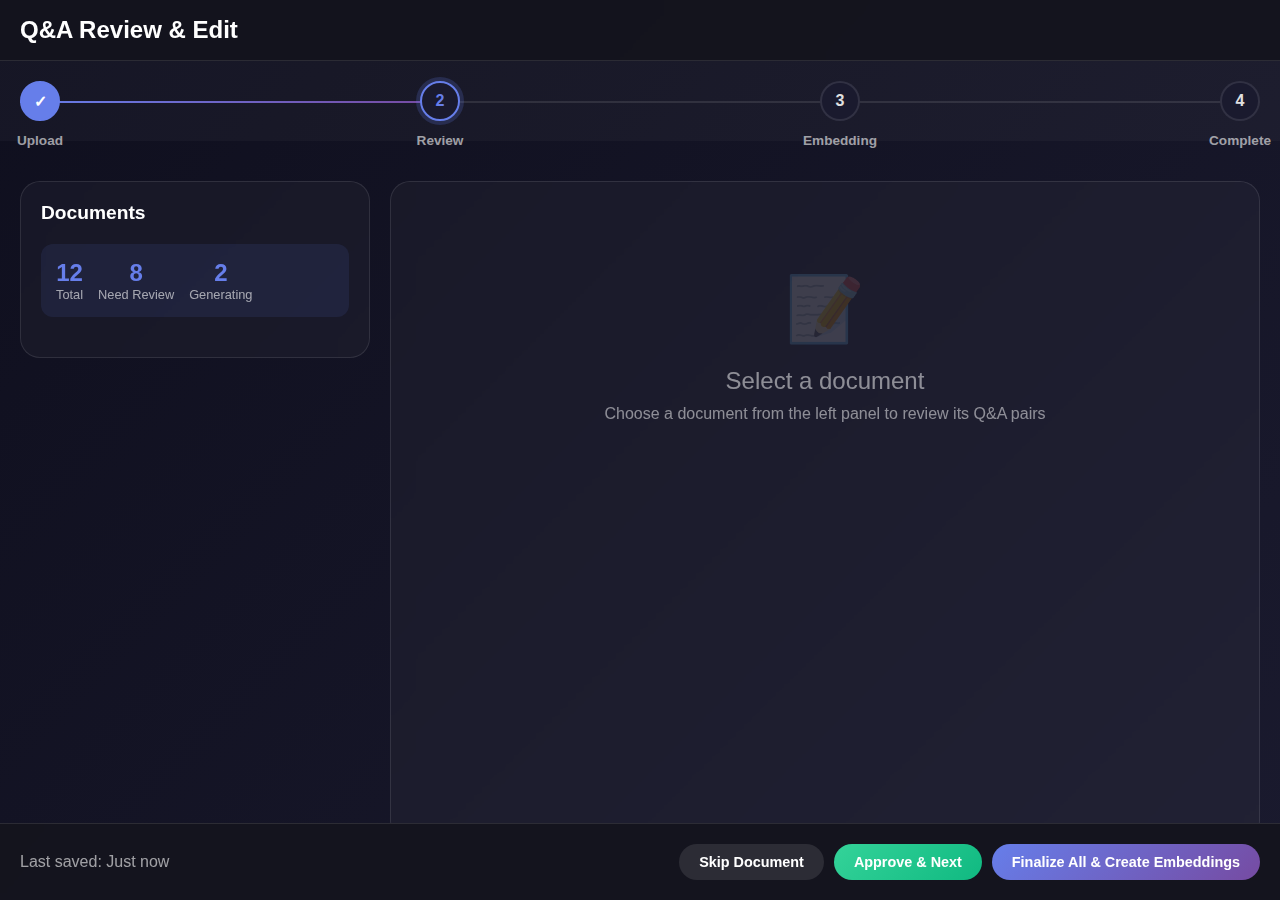
<file: templates/review.html>
<!DOCTYPE html>
<html lang="en">
<head>
    <meta charset="UTF-8">
    <meta name="viewport" content="width=device-width, initial-scale=1.0">
    <title>Q&A Review & Edit</title>
    <style>
        * {
            margin: 0;
            padding: 0;
            box-sizing: border-box;
        }

        body {
            font-family: -apple-system, BlinkMacSystemFont, 'Segoe UI', Roboto, 'Helvetica Neue', Arial, sans-serif;
            background: linear-gradient(135deg, #0f0f1e 0%, #1a1a2e 100%);
            min-height: 100vh;
            color: #e0e0e0;
        }

        /* Navigation Bar */
        .navbar {
            background: rgba(20, 20, 30, 0.95);
            backdrop-filter: blur(10px);
            border-bottom: 1px solid rgba(255, 255, 255, 0.1);
            padding: 0 20px;
            position: sticky;
            top: 0;
            z-index: 1000;
        }

        .nav-content {
            max-width: 1400px;
            margin: 0 auto;
            display: flex;
            align-items: center;
            justify-content: space-between;
            height: 60px;
        }

        .nav-links {
            display: flex;
            gap: 30px;
        }

        .nav-link {
            color: rgba(255, 255, 255, 0.7);
            text-decoration: none;
            font-weight: 500;
            transition: color 0.3s ease;
            display: flex;
            align-items: center;
            gap: 8px;
        }

        .nav-link:hover {
            color: #fff;
        }

        .nav-link.active {
            color: #667eea;
        }

        /* Progress Bar */
        .progress-container {
            background: rgba(255, 255, 255, 0.03);
            padding: 20px;
            margin-bottom: 20px;
        }

        .progress-content {
            max-width: 1400px;
            margin: 0 auto;
        }

        .progress-steps {
            display: flex;
            align-items: center;
            justify-content: space-between;
            position: relative;
        }

        .progress-line {
            position: absolute;
            top: 20px;
            left: 0;
            right: 0;
            height: 2px;
            background: rgba(255, 255, 255, 0.1);
            z-index: 0;
        }

        .progress-line-active {
            position: absolute;
            top: 20px;
            left: 0;
            height: 2px;
            background: linear-gradient(90deg, #667eea 0%, #764ba2 100%);
            width: 50%;
            z-index: 1;
            transition: width 0.5s ease;
        }

        .progress-step {
            background: #1a1a2e;
            border: 2px solid rgba(255, 255, 255, 0.1);
            border-radius: 50%;
            width: 40px;
            height: 40px;
            display: flex;
            align-items: center;
            justify-content: center;
            font-weight: 600;
            position: relative;
            z-index: 2;
            transition: all 0.3s ease;
        }

        .progress-step.completed {
            background: #667eea;
            border-color: #667eea;
            color: #fff;
        }

        .progress-step.active {
            border-color: #667eea;
            color: #667eea;
            box-shadow: 0 0 0 4px rgba(102, 126, 234, 0.2);
        }

        .progress-label {
            position: absolute;
            top: 50px;
            white-space: nowrap;
            font-size: 0.85rem;
            color: rgba(255, 255, 255, 0.6);
        }

        /* Main Layout */
        .main-container {
            max-width: 1400px;
            margin: 0 auto;
            padding: 20px;
            display: grid;
            grid-template-columns: 350px 1fr;
            gap: 20px;
            min-height: calc(100vh - 200px);
        }

        /* Document List Panel */
        .document-panel {
            background: rgba(255, 255, 255, 0.03);
            backdrop-filter: blur(10px);
            border: 1px solid rgba(255, 255, 255, 0.1);
            border-radius: 20px;
            padding: 20px;
            height: fit-content;
            max-height: calc(100vh - 220px);
            overflow-y: auto;
        }

        .panel-header {
            display: flex;
            align-items: center;
            justify-content: space-between;
            margin-bottom: 20px;
        }

        .panel-title {
            font-size: 1.2rem;
            font-weight: 600;
            color: #fff;
        }

        .document-stats {
            display: flex;
            gap: 15px;
            margin-bottom: 20px;
            padding: 15px;
            background: rgba(102, 126, 234, 0.1);
            border-radius: 12px;
            font-size: 0.9rem;
        }

        .stat-item {
            display: flex;
            flex-direction: column;
            align-items: center;
        }

        .stat-value {
            font-size: 1.5rem;
            font-weight: 600;
            color: #667eea;
        }

        .stat-label {
            color: rgba(255, 255, 255, 0.6);
            font-size: 0.8rem;
        }

        .document-list {
            display: flex;
            flex-direction: column;
            gap: 10px;
        }

        .document-item {
            padding: 15px;
            background: rgba(255, 255, 255, 0.05);
            border: 1px solid rgba(255, 255, 255, 0.1);
            border-radius: 12px;
            cursor: pointer;
            transition: all 0.3s ease;
        }

        .document-item:hover {
            background: rgba(255, 255, 255, 0.08);
            border-color: rgba(102, 126, 234, 0.3);
        }

        .document-item.active {
            background: rgba(102, 126, 234, 0.2);
            border-color: #667eea;
        }

        .document-name {
            font-weight: 500;
            margin-bottom: 5px;
            display: flex;
            align-items: center;
            gap: 8px;
        }

        .document-meta {
            font-size: 0.85rem;
            color: rgba(255, 255, 255, 0.6);
            display: flex;
            justify-content: space-between;
            align-items: center;
        }

        .qa-count {
            background: rgba(102, 126, 234, 0.2);
            color: #667eea;
            padding: 2px 8px;
            border-radius: 12px;
            font-size: 0.8rem;
        }

        .status-badge {
            display: inline-flex;
            align-items: center;
            gap: 5px;
            padding: 2px 8px;
            border-radius: 12px;
            font-size: 0.8rem;
        }

        .status-badge.pending {
            background: rgba(254, 225, 64, 0.2);
            color: #fee140;
        }

        .status-badge.completed {
            background: rgba(46, 213, 115, 0.2);
            color: #2ed573;
        }

        .status-badge.generating {
            background: rgba(102, 126, 234, 0.2);
            color: #667eea;
            animation: pulse 1.5s ease-in-out infinite;
        }

        .status-badge.error {
            background: rgba(234, 102, 102, 0.2);
            color: #ea6666;
        }

        @keyframes pulse {
            0%, 100% {
                opacity: 1;
            }
            50% {
                opacity: 0.6;
            }
        }

        /* Q&A Editor Panel */
        .editor-panel {
            background: rgba(255, 255, 255, 0.03);
            backdrop-filter: blur(10px);
            border: 1px solid rgba(255, 255, 255, 0.1);
            border-radius: 20px;
            padding: 30px;
            overflow-y: auto;
            max-height: calc(100vh - 220px);
        }

        .editor-header {
            display: flex;
            align-items: center;
            justify-content: space-between;
            margin-bottom: 30px;
            padding-bottom: 20px;
            border-bottom: 1px solid rgba(255, 255, 255, 0.1);
        }

        .editor-title {
            font-size: 1.3rem;
            font-weight: 600;
            color: #fff;
        }

        .editor-actions {
            display: flex;
            gap: 10px;
        }

        .btn {
            background: linear-gradient(135deg, #667eea 0%, #764ba2 100%);
            color: #fff;
            border: none;
            padding: 10px 20px;
            font-size: 0.9rem;
            font-weight: 600;
            border-radius: 20px;
            cursor: pointer;
            transition: all 0.3s ease;
        }

        .btn:hover {
            transform: scale(1.05);
            box-shadow: 0 5px 20px rgba(102, 126, 234, 0.4);
        }

        .btn-secondary {
            background: rgba(255, 255, 255, 0.1);
        }

        .btn-secondary:hover {
            background: rgba(255, 255, 255, 0.15);
            box-shadow: 0 5px 20px rgba(255, 255, 255, 0.1);
        }

        .btn-success {
            background: linear-gradient(135deg, #34d399 0%, #10b981 100%);
        }

        .btn-danger {
            background: linear-gradient(135deg, #ff6b6b 0%, #ff4757 100%);
        }

        .qa-list {
            display: flex;
            flex-direction: column;
            gap: 20px;
        }

        .qa-item {
            background: rgba(255, 255, 255, 0.05);
            border: 1px solid rgba(255, 255, 255, 0.1);
            border-radius: 15px;
            padding: 20px;
            transition: all 0.3s ease;
            position: relative;
        }

        .qa-item:hover {
            border-color: rgba(102, 126, 234, 0.3);
            box-shadow: 0 5px 20px rgba(102, 126, 234, 0.1);
        }

        .qa-header {
            display: flex;
            align-items: center;
            justify-content: space-between;
            margin-bottom: 15px;
        }

        .qa-number {
            background: rgba(102, 126, 234, 0.2);
            color: #667eea;
            padding: 5px 12px;
            border-radius: 20px;
            font-size: 0.85rem;
            font-weight: 600;
        }

        .qa-actions {
            display: flex;
            gap: 10px;
        }

        .icon-btn {
            background: none;
            border: none;
            color: rgba(255, 255, 255, 0.6);
            cursor: pointer;
            padding: 5px;
            border-radius: 8px;
            transition: all 0.3s ease;
            font-size: 1.1rem;
        }

        .icon-btn:hover {
            color: #fff;
            background: rgba(255, 255, 255, 0.1);
        }

        .icon-btn.delete:hover {
            color: #ff6b6b;
            background: rgba(255, 107, 107, 0.1);
        }

        .qa-content {
            display: flex;
            flex-direction: column;
            gap: 15px;
        }

        .qa-field {
            display: flex;
            flex-direction: column;
            gap: 8px;
        }

        .qa-label {
            font-size: 0.85rem;
            color: rgba(255, 255, 255, 0.6);
            font-weight: 500;
        }

        .qa-input, .qa-textarea {
            background: rgba(255, 255, 255, 0.05);
            border: 1px solid rgba(255, 255, 255, 0.1);
            border-radius: 10px;
            padding: 12px 16px;
            color: #fff;
            font-size: 1rem;
            transition: all 0.3s ease;
            font-family: inherit;
            width: 100%;
        }

        .qa-textarea {
            min-height: 100px;
            resize: vertical;
        }

        .qa-input:focus, .qa-textarea:focus {
            outline: none;
            border-color: #667eea;
            background: rgba(102, 126, 234, 0.1);
            box-shadow: 0 0 0 3px rgba(102, 126, 234, 0.1);
        }

        .add-qa-btn {
            margin-top: 20px;
            width: 100%;
            padding: 15px;
            background: rgba(102, 126, 234, 0.1);
            border: 2px dashed rgba(102, 126, 234, 0.5);
            color: #667eea;
            font-weight: 600;
            display: flex;
            align-items: center;
            justify-content: center;
            gap: 10px;
            transition: all 0.3s ease;
        }

        .add-qa-btn:hover {
            background: rgba(102, 126, 234, 0.2);
            border-color: #667eea;
        }

        /* Bottom Actions */
        .bottom-actions {
            position: fixed;
            bottom: 0;
            left: 0;
            right: 0;
            background: rgba(20, 20, 30, 0.95);
            backdrop-filter: blur(10px);
            border-top: 1px solid rgba(255, 255, 255, 0.1);
            padding: 20px;
        }

        .actions-content {
            max-width: 1400px;
            margin: 0 auto;
            display: flex;
            justify-content: space-between;
            align-items: center;
        }

        .action-info {
            display: flex;
            align-items: center;
            gap: 20px;
            color: rgba(255, 255, 255, 0.6);
        }

        .action-buttons {
            display: flex;
            gap: 10px;
        }

        /* Empty State */
        .empty-state {
            text-align: center;
            padding: 60px 20px;
            color: rgba(255, 255, 255, 0.5);
        }

        .empty-icon {
            font-size: 4rem;
            margin-bottom: 20px;
            opacity: 0.3;
        }

        .empty-title {
            font-size: 1.5rem;
            margin-bottom: 10px;
        }

        .empty-text {
            font-size: 1rem;
        }

        /* Loading State */
        .loading {
            display: flex;
            align-items: center;
            justify-content: center;
            padding: 40px;
        }

        .spinner {
            width: 40px;
            height: 40px;
            border: 3px solid rgba(102, 126, 234, 0.3);
            border-top-color: #667eea;
            border-radius: 50%;
            animation: spin 1s linear infinite;
        }

        @keyframes spin {
            to {
                transform: rotate(360deg);
            }
        }

        /* Responsive */
        @media (max-width: 1024px) {
            .main-container {
                grid-template-columns: 1fr;
            }

            .document-panel {
                max-height: 300px;
            }
        }

        @media (max-width: 768px) {
            .nav-links {
                gap: 15px;
            }

            .progress-container {
                display: none;
            }

            .editor-header {
                flex-direction: column;
                align-items: flex-start;
                gap: 15px;
            }

            .bottom-actions {
                position: static;
                margin-top: 20px;
            }

            .actions-content {
                flex-direction: column;
                gap: 20px;
            }
        }
    </style>
</head>
<body>
<!-- Navigation -->
<nav class="navbar">
    <div class="nav-content">
        <h1 style="color: #fff; font-size: 1.5rem; font-weight: 600;">Q&A Review & Edit</h1>
    </div>
</nav>

<!-- Progress Bar -->
<div class="progress-container">
    <div class="progress-content">
        <div class="progress-steps">
            <div class="progress-line"></div>
            <div class="progress-line-active" style="width: 33%;"></div>

            <div class="progress-step completed">
                <span>✓</span>
                <span class="progress-label">Upload</span>
            </div>
            <div class="progress-step active">
                <span>2</span>
                <span class="progress-label">Review</span>
            </div>
            <div class="progress-step">
                <span>3</span>
                <span class="progress-label">Embedding</span>
            </div>
            <div class="progress-step">
                <span>4</span>
                <span class="progress-label">Complete</span>
            </div>
        </div>
    </div>
</div>

<!-- Main Content -->
<div class="main-container">
    <!-- Document List Panel -->
    <div class="document-panel">
        <div class="panel-header">
            <h2 class="panel-title">Documents</h2>
        </div>

        <div class="document-stats">
            <div class="stat-item">
                <div class="stat-value" id="totalCount">12</div>
                <div class="stat-label">Total</div>
            </div>
            <div class="stat-item">
                <div class="stat-value" id="reviewCount">8</div>
                <div class="stat-label">Need Review</div>
            </div>
            <div class="stat-item">
                <div class="stat-value" id="generatingCount">2</div>
                <div class="stat-label">Generating</div>
            </div>
        </div>

        <div class="document-list" id="documentList">
            <!-- Document items will be populated here -->
        </div>
    </div>

    <!-- Q&A Editor Panel -->
    <div class="editor-panel" id="editorPanel">
        <div class="empty-state" id="emptyState">
            <div class="empty-icon">📝</div>
            <div class="empty-title">Select a document</div>
            <div class="empty-text">Choose a document from the left panel to review its Q&A pairs</div>
        </div>

        <div id="editorContent" style="display: none;">
            <div class="editor-header">
                <h2 class="editor-title" id="editorTitle">Document Title</h2>
                <div class="editor-actions">
                    <button class="btn btn-secondary" onclick="regenerateAll()">
                        🔄 Regenerate All
                    </button>
                    <button class="btn btn-secondary" onclick="saveDraft()">
                        💾 Save Draft
                    </button>
                </div>
            </div>

            <div class="qa-list" id="qaList">
                <!-- Q&A items will be populated here -->
            </div>

            <button id="addQaBtn" class="btn add-qa-btn" onclick="addNewQA()">
                <span>➕</span> Add New Q&A Pair
            </button>
        </div>

        <div class="loading" id="loadingState" style="display: none;">
            <div class="spinner"></div>
        </div>
    </div>
</div>

<!-- Bottom Actions -->
<div class="bottom-actions">
    <div class="actions-content">
        <div class="action-info">
            <span id="lastSaved">Last saved: Just now</span>
        </div>
        <div class="action-buttons">
            <button class="btn btn-secondary" onclick="skipDocument()">Skip Document</button>
            <button class="btn btn-success" onclick="approveAndNext()">Approve & Next</button>
            <button class="btn" onclick="finalizeAll()">Finalize All & Create Embeddings</button>
        </div>
    </div>
</div>

<script>
    // Sample data
    let documents = [];

    let currentDocument = null;
    let unsavedChanges = false;

    const params = new URLSearchParams(window.location.search);

    // 获取 id 参数
    const uuid = params.get("id");

    {#[#}
    {#    [#}
    {#0        22,#}
    {#1        "a53e834a-098d-4b8d-8a10-140ce902e925",#}
    {#2        3,#}
    {#3        0,#}
    {#4        "Wed, 04 Jun 2025 02:53:40 GMT",#}
    {#5        "Wed, 04 Jun 2025 02:55:30 GMT",#}
    {#6        "paper.pdf",#}
    {#7        "paper.pdf",#}
    {#8        1#}
    {#    ],#}
    {#    [#}
    {#        23,#}
    {#        "a53e834a-098d-4b8d-8a10-140ce902e925",#}
    {#        1,#}
    {#        0,#}
    {#        "Wed, 04 Jun 2025 03:14:02 GMT",#}
    {#        "Wed, 04 Jun 2025 03:14:02 GMT",#}
    {#        "Q&A Input",#}
    {#        "Q&A_Input.json",#}
    {#        4#}
    {#    ]#}
    {#]#}

    function query_documents() {
        fetch('/api/getAllSubtaskByUuid', {
            method: 'POST',
            headers: {
                'Content-Type': 'application/json'
            },
            body: JSON.stringify({
                "uuid": uuid
            })
        })
            .then(response => response.json())
            .then(async data => {
                const formatData = await Promise.all(data.map(async d => {
                    const processedFileName = d[7] + (d[7].endsWith('.pdf') ? '.md' : '.txt');
                    let qa_file_name = d[7];
                    if (d[8] !== 4) {
                        qa_file_name += '_qa.json';
                    }
                    let countData = 0
                    try{
                        const countRes = await fetch(`/api/fileWords/${d[1]}/processed_files/${processedFileName}`);
                        countData = await countRes.json();
                    }catch (e) {
                        console.error(e);
                    }

                    const qaRes = await fetch(`/api/fileContent/${d[1]}/qa_files/${qa_file_name}`);
                    let qaPairs = []
                    try{
                        const qaData = await qaRes.json();
                        if (qaData) {
                            qaPairs = qaData.map((qaList, index) => ({
                                id: index,
                                question: qaList[0],
                                answer: qaList[1]
                            }));
                        }
                    }catch (e) {
                        console.error(e);
                    }



                    return {
                        id: d[0],
                        name: d[6],
                        qaFileName: qa_file_name,
                        type: d[8],
                        charCount: countData.char_count,
                        status: d[3],
                        qaStatus: d[2],
                        uuid: d[1],
                        qaCount: qaPairs.length,
                        qaPairs: qaPairs,
                        originalFileName: d[7]
                    };
                }));

                console.log(formatData);
                documents.length = 0; // Clear existing documents
                documents.push(...formatData); // Add fetched documents
                renderDocumentList();
                updateStats();
            })
            .catch(error => console.error('Error fetching documents:', error));
    }

    // Update statistics
    function updateStats() {
        const total = documents.filter(d => d.qaStatus <= 4).length;
        const needReview = documents.filter(d => d.qaStatus === 3).length;
        const generating = documents.filter(d => d.qaStatus < 3).length;

        document.getElementById('totalCount').textContent = total;
        document.getElementById('reviewCount').textContent = needReview;
        document.getElementById('generatingCount').textContent = generating;
    }

    // Initialize
    document.addEventListener('DOMContentLoaded', () => {
        query_documents();
        renderDocumentList();
        updateStats();
        {#setupAutoSave();#}

        // Periodically check for newly generated Q&As
        setInterval(() => {
            query_documents();
            renderDocumentList();
            updateStats();
            // In real implementation, this would check with the server
            // for documents that finished generating
        }, 5000);
    });

    // Render document list
    function renderDocumentList() {
        const listContainer = document.getElementById('documentList');
        listContainer.innerHTML = '';

        documents.forEach(doc => {
            const item = document.createElement('div');
            item.className = `document-item ${currentDocument?.id === doc.id ? 'active' : ''}`;
            item.onclick = () => selectDocument(doc);

            let statusBadge = '';
            if (doc.status === -1) {
                if (doc.qaStatus === 0) {
                    statusBadge = '<span class="status-badge error">❌ Upload Error</span>';
                } else if (doc.qaStatus === 1) {
                    statusBadge = '<span class="status-badge error">❌ Process Error</span>';
                } else if (doc.qaStatus === 2) {
                    statusBadge = '<span class="status-badge error">❌ Generating Q&A Error</span>';
                }
            }else {
                if (doc.qaStatus < 3) {
                    statusBadge = '<span class="status-badge generating">⚡ Generating...</span>';
                } else if (doc.qaStatus === 3) {
                    statusBadge = '<span class="status-badge pending">⏳ Review needed</span>';
                } else if (doc.qaStatus === 4) {
                    statusBadge = '<span class="status-badge completed">✓ Approved</span>';
                }
            }

            item.innerHTML = `
                    <div class="document-name">
                        <span>${doc.type === 2 ? '🌐' : '📄'}</span>
                        ${doc.name}
                    </div>
                    <div class="document-meta">
                        <span style="display:${doc.charCount ? "inline-block":"none"};">${(doc.charCount / 1000).toFixed(1)}k chars</span>
                        ${doc.qaCount > 0 ? `<span class="qa-count">${doc.qaCount} Q&As</span>` : ''}
                        ${statusBadge}
                    </div>
                `;

            listContainer.appendChild(item);
        });
    }

    // Select document
    function selectDocument(doc) {
        if (unsavedChanges) {
            if (!confirm('You have unsaved changes. Do you want to save them before switching?')) {
                return;
            }
            saveDraft();
        }

        currentDocument = doc;
        renderDocumentList();

        if (doc.status === -1) {
            showEditor(doc, true); // Show error state
        } else {
            if (doc.qaStatus < 3) {
                showLoadingState('Generating Q&A pairs for this document...');
                // Set up polling to check when generation is complete
                startPollingForQA(doc.id);
                return;
            }

        }

        showEditor(doc);
    }

    // Show editor
    function showEditor(doc, error) {
        document.getElementById('emptyState').style.display = 'none';
        document.getElementById('loadingState').style.display = 'none';
        document.getElementById('editorContent').style.display = 'block';
        document.getElementById('editorTitle').textContent = doc.name;
        if(error) {
            document.getElementById('qaList').style.display = 'none';
            document.getElementById('addQaBtn').style.display = 'none';
            fetch(`/api/fileContent/${doc.uuid}/err_files/${doc.originalFileName}_err.txt`)
                .then(response => response.text())
                .then(errorText => {
                    document.getElementById('qaList').innerHTML = `<p style="color: red;">Error: ${errorText}</p>`;
                })
                .catch(err => {
                    console.error('Error loading error file:', err);
                    document.getElementById('qaList').innerHTML = '<p>Error loading error details. Please try again later.</p>';
                });
            document.getElementById('qaList').innerHTML = '<p>Error loading Q&A pairs. Please try again later.</p>';
            return;
        }
        renderQAPairs(doc.qaPairs);
    }

    // Render Q&A pairs
    function renderQAPairs(qaPairs) {
        const qaList = document.getElementById('qaList');
        qaList.innerHTML = '';

        qaPairs.forEach((qa, index) => {
            const qaItem = createQAItem(qa, index + 1);
            qaList.appendChild(qaItem);
        });
    }

    // Create Q&A item
    function createQAItem(qa, number) {
        const item = document.createElement('div');
        item.className = 'qa-item';
        item.innerHTML = `
                <div class="qa-header">
                    <span class="qa-number">Q&A #${number}</span>
                    <div class="qa-actions">
                        <button class="icon-btn delete" onclick="deleteQA(${qa.id})" title="Delete">
                            🗑️
                        </button>
                    </div>
                </div>
                <div class="qa-content">
                    <div class="qa-field">
                        <label class="qa-label">Question</label>
                        <input type="text" class="qa-input" value="${qa.question}"
                               onchange="updateQA(${qa.id}, 'question', this.value)"
                               placeholder="Enter question...">
                    </div>
                    <div class="qa-field">
                        <label class="qa-label">Answer</label>
                        <textarea class="qa-textarea"
                                  onchange="updateQA(${qa.id}, 'answer', this.value)"
                                  placeholder="Enter answer...">${qa.answer}</textarea>
                    </div>
                </div>
            `;
        return item;
    }

    // Show loading state
    function showLoadingState(message) {
        document.getElementById('editorContent').style.display = 'none';
        document.getElementById('emptyState').style.display = 'none';
        document.getElementById('loadingState').style.display = 'flex';

        // Add message to loading state
        const loadingState = document.getElementById('loadingState');
        loadingState.innerHTML = `
                <div style="text-align: center;">
                    <div class="spinner"></div>
                    <p style="margin-top: 20px; color: rgba(255, 255, 255, 0.7);">${message}</p>
                </div>
            `;
    }

    // Poll for Q&A generation completion
    let pollingInterval = null;

    function startPollingForQA(docId) {
        // Clear any existing polling
        if (pollingInterval) {
            clearInterval(pollingInterval);
        }

        pollingInterval = setInterval(() => {
            // Simulate checking generation status
            // In real implementation, this would be an API call
            const doc = documents.find(d => d.id === docId);

        }, 2000);
    }

    // Update Q&A
    function updateQA(id, field, value) {
        if (!currentDocument) return;

        const qa = currentDocument.qaPairs.find(q => q.id === id);
        if (qa) {
            qa[field] = value;
            unsavedChanges = true;
            updateLastSaved();
        }
    }

    // Delete Q&A
    function deleteQA(id) {
        if (!confirm('Are you sure you want to delete this Q&A pair?')) return;

        if (currentDocument) {
            currentDocument.qaPairs = currentDocument.qaPairs.filter(qa => qa.id !== id);
            renderQAPairs(currentDocument.qaPairs);
            unsavedChanges = true;
            updateLastSaved();
        }
    }

    // Add new Q&A
    function addNewQA() {
        if (!currentDocument) return;

        const newQA = {
            id: Date.now(),
            question: '',
            answer: ''
        };

        currentDocument.qaPairs.push(newQA);
        renderQAPairs(currentDocument.qaPairs);

        // Focus on the new question input
        setTimeout(() => {
            const inputs = document.querySelectorAll('.qa-input');
            inputs[inputs.length - 1].focus();
        }, 100);

        unsavedChanges = true;
        updateLastSaved();
    }

    // Regenerate all Q&As
    async function regenerateAll() {
        if (!confirm('This will regenerate all Q&A pairs. Continue?')) return;

        currentDocument.qaPairs = [];
        currentDocument.qaStatus = 2;
        documents = documents.map(d => {
            if (d.id === currentDocument.id) {
                d.qaPairs = [];
                d.qaStatus = 2;
            }
            return d;
        });
        renderDocumentList();
        updateStats();

        document.getElementById('loadingState').style.display = 'flex';
        document.getElementById('qaList').style.display = 'none';

        fetch("/api/regenerateQAs", {
            method: 'POST',
            headers: {
                'Content-Type': 'application/json'
            },
            body: JSON.stringify({
                "uuid": uuid,
                "qaFileName": currentDocument.qaFileName
            })
        }).then(response => response.json())
          .then(data => {
              console.log('Regeneration started:', data);
              showNotification('Q&A regeneration started. Please wait...', 'info');
              startPollingForQA(currentDocument.id);
          }).catch(error => {
              console.error('Error starting regeneration:', error);
              showNotification('Error starting Q&A regeneration', 'error');
          });
    }

    // Save draft
    async function saveDraft() {
        if (!currentDocument || !unsavedChanges) return;

        showNotification('Saving draft...', 'info');

        await fetch(`/api/updateJSON/${uuid}/qa_files/${currentDocument["qaFileName"]}`, {
            method: 'POST',
            headers: {
                'Content-Type': 'application/json'
            },
            body: JSON.stringify(currentDocument["qaPairs"].map(qa => [qa.question, qa.answer]))
        })
        unsavedChanges = false;
        updateLastSaved();
        showNotification('Draft saved successfully', 'success');
    }

    // Auto-save functionality
    function setupAutoSave() {
        setInterval(() => {
            if (unsavedChanges) {
                saveDraft();
            }
        }, 30000); // Auto-save every 30 seconds
    }

    // Update last saved time
    function updateLastSaved() {
        const lastSavedEl = document.getElementById('lastSaved');
        if (unsavedChanges) {
            lastSavedEl.textContent = 'Last saved: Unsaved changes';
            lastSavedEl.style.color = '#fee140';
        } else {
            lastSavedEl.textContent = 'Last saved: Just now';
            lastSavedEl.style.color = 'rgba(255, 255, 255, 0.6)';
        }
    }

    // Skip document
    function skipDocument() {
        if (!currentDocument) return;

        const nextDoc = documents.find(d => d.qaStatus === 3 && d.id !== currentDocument.id);
        if (nextDoc) {
            selectDocument(nextDoc);
        } else {
            showNotification('No more documents ready for review', 'info');
        }
    }

    // Approve and next
    function approveAndNext() {
        if (!currentDocument) return;

        saveDraft();
        currentDocument.qaStatus = 4;

        fetch("/api/updateSubtask", {
            method: 'POST',
            headers: {
                'Content-Type': 'application/json'
            },
            body: JSON.stringify({
                "subtask_id": currentDocument.id,
                "step": 4
            })
        }).then(response => response.json())
          .then(data => {
              console.log('Status updated:', data);
          }).catch(error => {
              console.error('Error updating status:', error);
          });

        renderDocumentList();

        const nextDoc = documents.find(d => d.qaStatus === 3);
        if (nextDoc) {
            selectDocument(nextDoc);
            showNotification('Document approved. Moving to next...', 'success');
        } else {
            const generatingDocs = documents.filter(d => d.qaStatus < 3);
            if (generatingDocs.length > 0) {
                showEmptyState(`All available documents reviewed! ${generatingDocs.length} documents are still generating Q&As.`);
            } else {
                showEmptyState('All documents reviewed! Click "Finalize All" to create embeddings.');
            }
            showNotification('All available documents reviewed!', 'success');
        }
    }

    // Finalize all and create embeddings
    function finalizeAll() {
        const pendingDocs = documents.filter(d => d.qaStatus === 3);
        const generatingDocs = documents.filter(d => d.qaStatus < 3);

        if (generatingDocs.length > 0) {
            if (!confirm(`${generatingDocs.length} documents are still generating Q&As. You can finalize the reviewed documents now and process the remaining ones later. Continue?`)) {
                return;
            }
        }

        if (pendingDocs.length > 0) {
            if (!confirm(`You have ${pendingDocs.length} documents still pending review. Finalize anyway?`)) {
                return;
            }
        }

        showNotification('Creating embeddings for all reviewed documents...', 'info');

        Promise.all(
            pendingDocs.map(d =>
                fetch("/api/updateSubtask", {
                    method: 'POST',
                    headers: {
                        'Content-Type': 'application/json'
                    },
                    body: JSON.stringify({
                        "subtask_id": d.id,
                        "step": 4
                    })
                })
                    .then(response => response.json())
                    .then(data => {
                        console.log(`Status updated for document ${d.name}:`, data);
                    })
                    .catch(error => {
                        console.error(`Error updating status for document ${d.name}:`, error);
                    })
            )
        ).then(async () => {
            await fetch("/api/runAllEmbed", {
                method: 'POST',
                headers: {
                    'Content-Type': 'application/json'
                },
                body: JSON.stringify({
                    "uuid": uuid
                })
            })
            window.location.href = '/status?id=' + uuid;
        });
    }

    // Show notification
    function showNotification(message, type = 'info') {
        const notification = document.createElement('div');
        notification.style.cssText = `
                position: fixed;
                top: 80px;
                right: 20px;
                padding: 15px 25px;
                border-radius: 10px;
                color: #fff;
                font-weight: 500;
                box-shadow: 0 5px 20px rgba(0, 0, 0, 0.3);
                z-index: 10000;
                animation: slideInRight 0.3s ease;
            `;

        if (type === 'success') {
            notification.style.background = 'rgba(46, 213, 115, 0.9)';
        } else if (type === 'error') {
            notification.style.background = 'rgba(255, 107, 107, 0.9)';
        } else {
            notification.style.background = 'rgba(102, 126, 234, 0.9)';
        }

        notification.textContent = message;
        document.body.appendChild(notification);

        setTimeout(() => {
            notification.style.animation = 'slideOutRight 0.3s ease';
            setTimeout(() => notification.remove(), 300);
        }, 3000);
    }

    // Add animations
    const style = document.createElement('style');
    style.textContent = `
            @keyframes slideInRight {
                from {
                    transform: translateX(100%);
                    opacity: 0;
                }
                to {
                    transform: translateX(0);
                    opacity: 1;
                }
            }

            @keyframes slideOutRight {
                from {
                    transform: translateX(0);
                    opacity: 1;
                }
                to {
                    transform: translateX(100%);
                    opacity: 0;
                }
            }
        `;
    document.head.appendChild(style);

    // Handle page leave warning
    window.addEventListener('beforeunload', (e) => {
        if (unsavedChanges) {
            e.preventDefault();
            e.returnValue = '';
        }
    });
</script>
</body>
</html>
</file>
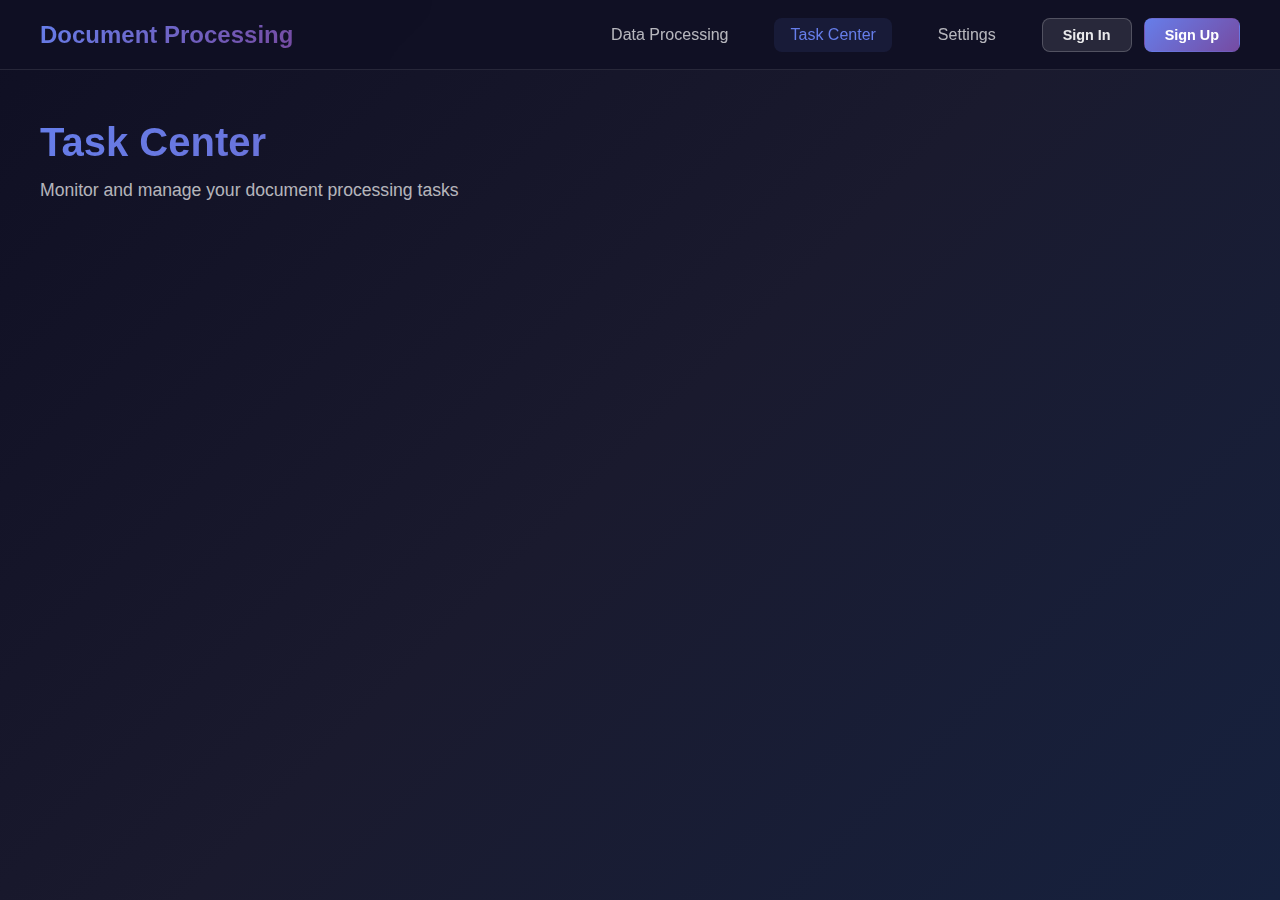
<file: templates/tasks.html>
<!DOCTYPE html>
<html lang="en">
<head>
    <meta charset="UTF-8">
    <meta name="viewport" content="width=device-width, initial-scale=1.0">
    <link rel="stylesheet" href="/static/public.css">
    <title>Task Center - Document Processing</title>
    <style>
        /* Page header */
        .page-header {
            margin-bottom: 40px;
        }

        .page-title {
            font-size: 2.5rem;
            font-weight: 800;
            margin-bottom: 15px;
            background: linear-gradient(135deg, #667eea 0%, #764ba2 100%);
            -webkit-background-clip: text;
            -webkit-text-fill-color: transparent;
            background-clip: text;
        }

        .page-subtitle {
            font-size: 1.1rem;
            color: rgba(255, 255, 255, 0.7);
        }

        /* Filters - REMOVED */

        /* Task groups */
        .task-group {
            margin-bottom: 40px;
        }

        .group-header {
            display: flex;
            align-items: center;
            justify-content: space-between;
            margin-bottom: 20px;
            padding: 15px 0;
            border-bottom: 1px solid rgba(255, 255, 255, 0.1);
        }

        .group-info {
            display: flex;
            align-items: center;
            gap: 15px;
        }

        .group-actions {
            display: flex;
            align-items: center;
            gap: 15px;
        }

        .group-view-details {
            color: #667eea;
            text-decoration: none;
            font-size: 0.9rem;
            font-weight: 500;
            transition: all 0.3s ease;
            display: flex;
            align-items: center;
            gap: 6px;
        }

        .group-view-details:hover {
            color: #7c3aed;
            text-decoration: underline;
        }

        .group-title {
            font-size: 1.3rem;
            font-weight: 700;
            color: #fff;
        }

        .group-count {
            background: rgba(102, 126, 234, 0.2);
            color: #667eea;
            padding: 4px 12px;
            border-radius: 12px;
            font-size: 0.8rem;
            font-weight: 600;
        }

        /* Task cards */
        .task-list {
            display: flex;
            flex-direction: column;
            gap: 15px;
        }

        .task-card {
            background: rgba(255, 255, 255, 0.03);
            backdrop-filter: blur(10px);
            border: 1px solid rgba(255, 255, 255, 0.1);
            border-radius: 16px;
            padding: 25px;
            transition: all 0.3s ease;
            animation: fadeInUp 0.5s ease-out;
        }

        .task-card:hover {
            border-color: rgba(102, 126, 234, 0.3);
            box-shadow: 0 8px 32px rgba(102, 126, 234, 0.1);
        }

        .task-header {
            display: flex;
            justify-content: space-between;
            align-items: flex-start;
            margin-bottom: 20px;
        }

        .task-info {
            flex: 1;
        }

        .task-title {
            display: flex;
            align-items: center;
            gap: 12px;
            margin-bottom: 8px;
        }

        .task-icon {
            font-size: 24px;
        }

        .task-name {
            font-size: 1.2rem;
            font-weight: 700;
            color: #fff;
            word-break: break-all;
        }

        .task-meta {
            color: rgba(255, 255, 255, 0.6);
            font-size: 0.9rem;
        }

        .view-details-link {
            color: #667eea;
            text-decoration: none;
            font-size: 0.9rem;
            font-weight: 500;
            transition: all 0.3s ease;
            display: flex;
            align-items: center;
            gap: 6px;
        }

        .view-details-link:hover {
            color: #7c3aed;
            text-decoration: underline;
        }

        .task-actions {
            display: flex;
            gap: 10px;
        }

        .action-btn {
            background: rgba(255, 255, 255, 0.1);
            border: 1px solid rgba(255, 255, 255, 0.2);
            color: rgba(255, 255, 255, 0.8);
            padding: 8px 12px;
            border-radius: 8px;
            cursor: pointer;
            font-size: 0.8rem;
            transition: all 0.3s ease;
            display: flex;
            align-items: center;
            gap: 6px;
        }

        .action-btn:hover {
            background: rgba(255, 255, 255, 0.15);
            border-color: rgba(255, 255, 255, 0.3);
        }

        .view-details-btn:hover {
            border-color: #667eea;
            color: #667eea;
        }

        .retry-btn:hover {
            border-color: #667eea;
            color: #667eea;
        }

        .delete-btn:hover {
            border-color: #ef4444;
            color: #ef4444;
        }

        /* Status section */
        .task-status {
            display: grid;
            grid-template-columns: 1fr 1fr;
            gap: 20px;
            margin-bottom: 15px;
        }

        .status-item {
            display: flex;
            align-items: center;
            justify-content: space-between;
            padding: 12px 16px;
            background: rgba(255, 255, 255, 0.05);
            border-radius: 12px;
            border: 1px solid rgba(255, 255, 255, 0.1);
        }

        .status-label {
            font-size: 0.9rem;
            font-weight: 600;
            color: rgba(255, 255, 255, 0.8);
        }

        .status-value {
            display: flex;
            align-items: center;
            gap: 8px;
            font-size: 0.9rem;
            font-weight: 600;
        }

        .status-processing {
            color: #667eea;
        }

        .status-completed {
            color: #22c55e;
        }

        .status-error {
            color: #ef4444;
        }

        .status-pending {
            color: #f59e0b;
        }

        /* Error message */
        .error-message {
            background: rgba(239, 68, 68, 0.1);
            border: 1px solid rgba(239, 68, 68, 0.3);
            border-radius: 8px;
            padding: 12px 16px;
            color: #ef4444;
            font-size: 0.9rem;
            display: flex;
            align-items: center;
            gap: 8px;
        }

        /* Empty state */
        .empty-state {
            text-align: center;
            padding: 80px 20px;
            color: rgba(255, 255, 255, 0.6);
        }

        .empty-icon {
            font-size: 4rem;
            margin-bottom: 20px;
        }

        .empty-title {
            font-size: 1.5rem;
            font-weight: 600;
            margin-bottom: 10px;
            color: rgba(255, 255, 255, 0.8);
        }

        .empty-subtitle {
            font-size: 1rem;
        }

        /* Delete modal */
        .modal-overlay {
            position: fixed;
            top: 0;
            left: 0;
            right: 0;
            bottom: 0;
            background: rgba(0, 0, 0, 0.8);
            backdrop-filter: blur(10px);
            display: none;
            align-items: center;
            justify-content: center;
            z-index: 10000;
        }

        .modal-overlay.show {
            display: flex;
        }

        .delete-modal {
            background: rgba(40, 40, 50, 0.95);
            backdrop-filter: blur(20px);
            border: 1px solid rgba(255, 255, 255, 0.1);
            border-radius: 20px;
            padding: 30px;
            max-width: 400px;
            width: 90%;
            text-align: center;
        }

        .modal-title {
            font-size: 1.5rem;
            font-weight: 700;
            color: #ef4444;
            margin-bottom: 15px;
        }

        .modal-filename {
            font-size: 1.1rem;
            font-weight: 600;
            color: #fff;
            margin-bottom: 15px;
            word-break: break-all;
        }

        .modal-text {
            color: rgba(255, 255, 255, 0.8);
            margin-bottom: 25px;
            line-height: 1.5;
        }

        .modal-actions {
            display: flex;
            gap: 15px;
            justify-content: center;
        }

        .modal-btn {
            padding: 10px 24px;
            border: none;
            border-radius: 8px;
            font-weight: 600;
            cursor: pointer;
            transition: all 0.3s ease;
        }

        .cancel-btn {
            background: rgba(255, 255, 255, 0.1);
            color: rgba(255, 255, 255, 0.8);
            border: 1px solid rgba(255, 255, 255, 0.2);
        }

        .cancel-btn:hover {
            background: rgba(255, 255, 255, 0.15);
        }

        .confirm-delete-btn {
            background: #ef4444;
            color: #fff;
        }

        .confirm-delete-btn:hover {
            background: #dc2626;
        }

        /* Animations */
        @keyframes fadeInUp {
            from {
                opacity: 0;
                transform: translateY(20px);
            }
            to {
                opacity: 1;
                transform: translateY(0);
            }
        }

        @keyframes spin {
            to {
                transform: rotate(360deg);
            }
        }

        .spinner {
            animation: spin 1s linear infinite;
        }

        /* Responsive */
        @media (max-width: 768px) {
            .nav {
                padding: 0 20px;
            }

            .container {
                padding: 90px 20px 40px;
            }

            .task-status {
                grid-template-columns: 1fr;
            }

            .task-header {
                flex-direction: column;
                gap: 15px;
            }

            .task-actions {
                justify-content: flex-end;
            }
        }
    </style>
</head>
<body>
<!-- Navigation -->
<nav class="nav">
    <div class="nav-brand">Document Processing</div>
    <div class="nav-links">
        <a href="/" class="nav-link">Data Processing</a>
        <a href="/tasks" class="nav-link active">Task Center</a>
        <a href="/config" class="nav-link">Settings</a>

        <!-- Auth Buttons (shown when not logged in) -->
        <div class="auth-buttons" id="authButtons">
            <button class="auth-btn sign-in-btn" onclick="window.location.href='/auth/github'">
                Sign In
            </button>
            <button class="auth-btn sign-up-btn" onclick="window.location.href='/auth/github'">
                Sign Up
            </button>
        </div>

        <div class="user-profile" id="userProfile" onclick="toggleUserDropdown(event)">
            <div class="user-avatar" id="userAvatar">🐙</div>
            <div class="user-name" id="userName"></div>
            <div class="dropdown-arrow">▼</div>

            <!-- Dropdown Menu -->
            <div class="user-dropdown" id="userDropdown">
                <div class="github-info">
                    <div class="github-username">
                        <span>🐙</span>
                        <span id="dropdownUsername"></span>
                    </div>
                    <div class="github-id" id="githubId"></div>
                </div>
                <a href="#" class="dropdown-item logout" onclick="logout(event)">
                    <span class="dropdown-icon">🚪</span>
                    Log Out
                </a>
            </div>
        </div>
    </div>
</nav>

<!-- Main container -->
<div class="container">
    <!-- Page header -->
    <div class="page-header">
        <h1 class="page-title">Task Center</h1>
        <p class="page-subtitle">Monitor and manage your document processing tasks</p>
    </div>


    <!-- Task groups -->
    <div class="task-groups" id="taskGroups">
    </div>
</div>

<!-- Delete confirmation modal -->
<div class="modal-overlay" id="deleteModal">
    <div class="delete-modal">
        <h3 class="modal-title">Delete Document</h3>
        <div class="modal-filename" id="deleteFilename">filename.pdf</div>
        <p class="modal-text">
            This will permanently delete the document and all associated data from both vector database and TiDB.
        </p>
        <div class="modal-actions">
            <button class="modal-btn cancel-btn" onclick="closeDeleteModal()">Cancel</button>
            <button class="modal-btn confirm-delete-btn" onclick="confirmDeleteAction()">Delete</button>
        </div>
    </div>
</div>

<script>
    let userData = {};
    let tasksList = [];

    document.cookie.split(';').forEach(cookie => {
        const [name, value] = cookie.trim().split('=');
        if (name === 'username' || name === 'user_id') {
            if (!value) return;
            userData[name] = decodeURIComponent(value);
        }
    })

    if (Object.keys(userData).length > 0) {
        document.getElementById('authButtons').style.display = 'none';
        updateUserProfile();
    } else {
        {#window.location.href = '/';#}
    }

    function updateUserProfile() {
        document.getElementById('userProfile').style.display = 'flex';
        document.getElementById('userName').textContent = userData['username'] || 'Guest';
        document.getElementById('dropdownUsername').innerText = userData['username'] || 'Guest';
        document.getElementById('githubId').innerText = "ID: " + userData['user_id'];
    }

    function logout() {
        fetch('/auth/logout', {
            method: 'POST',
            headers: {
                'Content-Type': 'application/json'
            }
        }).then(response => {
            if (response.ok) {
                showNotification('Logged out successfully', 'success');
                window.location.reload();
            } else {
                showNotification('Logout failed. Please try again.', 'error');
            }
        });
    }

    async function updateTaskGroupsUI() {
        // 清空现有的任务组容器
        const taskGroupsContainer = document.getElementById('taskGroups');
        taskGroupsContainer.innerHTML = '';

        // 如果没有任务，显示空状态
        if (!tasksList || tasksList.length === 0) {
            const emptyState = document.createElement('div');
            emptyState.className = 'empty-state';
            emptyState.innerHTML = `
            <div class="empty-icon">📂</div>
            <h3 class="empty-title">No Processing Tasks</h3>
            <p class="empty-subtitle">You have not uploaded any documents for processing yet</p>
        `;
            taskGroupsContainer.appendChild(emptyState);
            return;
        }

        // 按UUID分组任务
        const tasksByUUID = {};
        tasksList.forEach(task => {
            if (!tasksByUUID[task.task_id]) {
                tasksByUUID[task.task_id] = {
                    task_id: task.task_id,
                    create_time: new Date(new Date(task.create_time).getTime() - 8 * 60 * 60 * 1000),
                    update_time: new Date(new Date(task.update_time).getTime() - 8 * 60 * 60 * 1000),
                    subtasks: []
                };
            }
            tasksByUUID[task.task_id].subtasks.push(task);
        });

        const sortedTaskIds = Object.keys(tasksByUUID).sort((a, b) => {
            return tasksByUUID[b].create_time - tasksByUUID[a].create_time;
        });

        // 创建每个日期组
        for (const task_id of sortedTaskIds) {
            console.log(task_id)
            const index = Object.keys(tasksByUUID).indexOf(task_id);
            const task = tasksByUUID[task_id];
            const date = task.create_time.toLocaleDateString();
            const time = task.create_time.toLocaleTimeString([], {hour: '2-digit', minute: '2-digit'});
            const key = `${date} - ${time}`;
            const isToday = key.startsWith(new Date().toLocaleDateString());
            const dateTitle = isToday ? `Today - ${key.split(' - ')[1]}` : key;

            // 创建任务组
            const taskGroup = document.createElement('div');
            taskGroup.className = 'task-group';
            taskGroup.dataset.taskId = task.task_id;

            // 创建组标题
            taskGroup.innerHTML = `
            <div class="group-header">
                <div class="group-info">
                    <h2 class="group-title">${dateTitle}</h2>
                    <span class="group-count">${task.subtasks.length} ${task.subtasks.length === 1 ? 'task' : 'tasks'}</span>
                </div>
                <div class="group-actions">
                    <a class="group-view-details" onclick="viewGroupDetails('${task.task_id}', ${task.subtasks[0].subtask_step}, ${task.subtasks[0].subtask_source}); return false;">
                        <span>👁️</span>
                        View Details
                    </a>
                </div>
            </div>
            <div class="task-list" id="group-${index}-tasks"></div>
        `;

            taskGroupsContainer.appendChild(taskGroup);
            const taskListEl = document.getElementById(`group-${index}-tasks`);

            const taskStatus = getTaskStatus(task.subtasks);

            for (const subtask of task.subtasks) {
                const taskCard = await createTaskCard(subtask, taskStatus);
                taskCard.dataset.task_id = subtask.task_id;
                taskCard.dataset.subtask_id = subtask.id;
                taskListEl.appendChild(taskCard);
            }
        }
    }

    // 新增函数，用于更新现有任务的状态和错误信息
    async function updateTasksStatus(newTasksList) {
        if (!newTasksList || newTasksList.length === 0) return;

        // 按UUID分组新任务数据
        const tasksByUUID = {};
        newTasksList.forEach(task => {
            if (!tasksByUUID[task.task_id]) {
                tasksByUUID[task.task_id] = task;
            }
        });

        // 获取所有现有任务卡片
        const taskCards = document.querySelectorAll('.task-card[data-subtask_id]');

        for (const card of taskCards) {
            const task_id = card.dataset.subtask_id;
            const updatedTask = tasksByUUID[task_id];

            if (!updatedTask) continue; // 如果没有更新数据，跳过

            // 更新状态项
            const statusContainer = card.querySelector(`#${task_id}-status`);
            if (statusContainer) {
                const statusItems = [
                    {"component": "embedding", "status": updatedTask.embed_status},
                    {"component": "tidb", "status": updatedTask.tidb_status}
                ];
                statusContainer.innerHTML = createStatusItems(statusItems);
            }

            // 更新整体任务状态
            const newStatus = getTaskStatusForSingleTask(updatedTask);
            card.dataset.status = newStatus;

            // 更新错误信息（如果存在）
            const existingErrorMsg = card.querySelector('.error-message');
            if (newStatus === 'error') {
                // 如果是错误状态但没有错误消息，添加错误消息
                if (!existingErrorMsg) {
                    const errorMsg = await createErrorMessage(updatedTask);
                    card.appendChild(document.createRange().createContextualFragment(errorMsg));
                }

                // 如果需要重试按钮但没有，则添加
                const actionsContainer = card.querySelector('.task-actions');
                const retryBtn = actionsContainer.querySelector('.retry-btn');
                if (!retryBtn) {
                    const retryBtnHTML = `
                        <button class="action-btn retry-btn" onclick="retryTask('${updatedTask.id}')">
                            <span>⟳</span>
                            Retry
                        </button>
                    `;
                    actionsContainer.insertAdjacentHTML('afterbegin', retryBtnHTML);
                }
            } else {
                // 如果不是错误状态但有错误消息，移除错误消息
                if (existingErrorMsg) {
                    existingErrorMsg.remove();
                }

                // 如果有重试按钮，移除它
                const retryBtn = card.querySelector('.retry-btn');
                if (retryBtn) {
                    retryBtn.remove();
                }
            }

            // 更新最后修改时间
            const taskMeta = card.querySelector('.task-meta');
            if (taskMeta && updatedTask.update_time) {
                const timeAgo = getTimeAgo(new Date(updatedTask.update_time));
                taskMeta.innerHTML = `<span>Updated ${timeAgo}</span>`;
            }
        }
    }

    // 辅助函数：为单个任务确定状态
    function getTaskStatusForSingleTask(task) {
        if (task.subtask_status === -1 || task.embed_status === -1 || task.tidb_status === -1) {
            return 'error';
        } else if (task.subtask_status === 0 || task.embed_status === 0 || task.tidb_status === 0) {
            return 'processing';
        } else {
            return 'completed';
        }
    }

    function setupTaskRefresh() {
        // 每10秒刷新一次任务状态

    }


    // 辅助函数：确定任务的总体状态
    function getTaskStatus(subtasks) {
        if (subtasks.some(task => task.subtask_status === -1 || task.embed_status === -1 || task.tidb_status === -1)) {
            return 'error';
        } else if (subtasks.some(task => task.subtask_status === 0 || task.embed_status === 0 || task.tidb_status === 0)) {
            return 'processing';
        } else {
            return 'completed';
        }
    }

    // 辅助函数：创建任务卡片
    async function createTaskCard(subtask, status) {
        const taskCard = document.createElement('div');
        taskCard.className = 'task-card';
        taskCard.dataset.status = status;

        // 计算相对时间
        const timeAgo = getTimeAgo(subtask.update_time ? new Date(new Date(subtask.update_time).getTime() - 8 * 60 * 60 * 1000) : new Date());


        // 创建任务卡片内容
        taskCard.innerHTML = `
        <div class="task-header">
            <div class="task-info">
                <div class="task-title">
                    <span class="task-icon">${getFileIcon(subtask.subtask_source)}</span>
                    <span class="task-name">${subtask.original_name}</span>
                </div>
                <div class="task-meta">
                    <span>Uploaded ${timeAgo}</span>
                </div>
            </div>
            <div class="task-actions">
                ${status === 'error' ?
            `<button class="action-btn retry-btn" onclick="retryTask('${subtask.id}')">
                        <span>⟳</span>
                        Retry
                    </button>` : ''
        }
                <button class="action-btn delete-btn" onclick="confirmDelete('${subtask.id}', '${subtask.save_name}')">
                    <span>🗑️</span>
                    Delete
                </button>
            </div>
        </div>
        <div class="task-status" id="${subtask.task_id}-status">
            ${createStatusItems([{"component": "embedding", "status": subtask.embed_status}, {
            "component": "tidb",
            "status": subtask.tidb_status
        }])}
        </div>
        ${status === 'error' ? await createErrorMessage(subtask) : ''}
    `;

        return taskCard;
    }

    // 辅助函数：获取文件图标
    function getFileIcon(source) {
        if (source === 2) return '🌐'
        else return '📄';
    }

    // 辅助函数：获取相对时间
    function getTimeAgo(date) {
        const seconds = Math.floor((new Date() - date) / 1000);

        if (seconds < 60) return 'just now';

        const minutes = Math.floor(seconds / 60);
        if (minutes < 60) return `${minutes} minute${minutes > 1 ? 's' : ''} ago`;

        const hours = Math.floor(minutes / 60);
        if (hours < 24) return `${hours} hour${hours > 1 ? 's' : ''} ago`;

        const days = Math.floor(hours / 24);
        return `${days} day${days > 1 ? 's' : ''} ago`;
    }

    // 辅助函数：创建状态项
    function createStatusItems(subtasks) {
        // 按组件类型分组显示状态
        const components = [...new Set(subtasks.map(task => task.component))];

        return components.map(component => {
            const task = subtasks.find(t => t.component === component);
            let statusText = task.status === 0 ? 'processing' : task.status === 1 ? 'completed' : task.status === -1 ? 'error' : 'pending';
            const statusClass = `status-${statusText}`;

            let statusIcon = '⏳';
            if (task.status === 1) statusIcon = '✅';
            if (task.status === -1) statusIcon = '⚠️';

            statusText = statusText.charAt(0).toUpperCase() + statusText.slice(1);

            return `
            <div class="status-item">
                <span class="status-label">${component}</span>
                <span class="status-value ${statusClass}">
                    <span ${task.status === 0 ? 'class="spinner"' : ''}>${statusIcon}</span>
                    ${statusText}
                </span>
            </div>
        `;
        }).join('');
    }

    // 辅助函数：创建错误消息
    async function createErrorMessage(errorTask) {
        let errorMessage = "Error loading error details. Please try again later.";

        try {
            const process_error = await fetch(`/api/fileContent/${errorTask.task_id}/err_files/${errorTask.save_name.substring(0, errorTask.save_name.lastIndexOf('.'))}_err.txt`);
            const embed_and_tidb_error = await fetch(`/api/fileContent/${errorTask.task_id}/err_files/${errorTask.id}_embed_err.txt`);
            const tidb_and_tidb_error = await fetch(`/api/fileContent/${errorTask.task_id}/err_files/${errorTask.id}_tidb_err.txt`);

            const responses = await Promise.all([process_error, embed_and_tidb_error, tidb_and_tidb_error]);
            // 检查响应状态
            const processErrorOk = responses[0].ok;
            const embedAndTidbErrorOk = responses[1].ok;
            const tidbAndTidbErrorOk = responses[2].ok;

            // 只在响应成功时获取文本内容
            let processErrorText = '';
            let embedAndTidbErrorText = '123123';
            let tidbAndTidbErrorText = '';

            if (processErrorOk) {
                processErrorText = await responses[0].text();
            }

            if (embedAndTidbErrorOk) {
                embedAndTidbErrorText = await responses[1].text();
            }

            if (tidbAndTidbErrorOk) {
                tidbAndTidbErrorText = await responses[2].text();
            }

            // 如果两个响应都失败，则使用默认错误消息
            if (!processErrorOk && !embedAndTidbErrorOk && !tidbAndTidbErrorOk) {
                return `
                    <div class="error-message">
                        <span>⚠️</span>
                        ${errorMessage}
                    </div>
                `;
            }

            return `
                <div class="error-message">
                    <span>⚠️</span>
                    ${tidbAndTidbErrorText + "\n" + embedAndTidbErrorText || processErrorText || errorMessage}
                </div>
            `;
        } catch (err) {
            console.error('Error fetching error details:', err);
            return `
                <div class="error-message">
                    <span>⚠️</span>
                    ${errorMessage}
                </div>
            `;
        }
    }

    function getAllSubTaskInfo() {
        fetch('/api/getAllTasks', {
            method: 'GET',
            headers: {
                'Content-Type': 'application/json'
            }
        }).then(response => response.json())
            .then(data => {
                const previousTasksList = tasksList || [];
                tasksList = data;

                // 如果是首次加载，构建完整UI
                if (previousTasksList.length === 0) {
                    updateTaskGroupsUI();
                } else {
                    // 否则仅更新现有任务状态
                    updateTasksStatus(data);
                }
                setTimeout(() => {
                    getAllSubTaskInfo();
                }, 2000);
            }).catch(error => {
            console.error('Error fetching tasks:', error);
            showNotification('Unable to load task data', 'error');
        });
    }

    function toggleUserDropdown() {
        const userProfile = document.getElementById('userProfile');
        const userDropdown = document.getElementById('userDropdown');
        userDropdown.classList.toggle('show');
        userProfile.classList.toggle('open');
    }


    // Navigation functions
    function goToDataProcessing() {
        showNotification('Navigating to data processing...', 'info');
        window.location.href = '/';
    }

    function goToSettings() {
        showNotification('Navigating to settings...', 'info');
        window.location.href = '/config';
    }

    // Task actions
    function viewGroupDetails(groupId, step, source) {
        showNotification(`Would navigate to Details page`, 'info');
        if (step >= 4 || source === 3 || source === 4) {
            window.location.href = `/detail?id=${groupId}`;
        } else {
            window.location.href = `/review?id=${groupId}`;
        }
    }

    function retryTask(taskId) {
        showNotification(`Retrying ${taskId}...`, 'info');
        console.log(tasksList)

        // 找到对应的任务对象
        const task = tasksList.find(task => task.id === parseInt(taskId));
        if (!task) {
            showNotification(`Unable to find task with ID ${taskId}`, 'error');
            return;
        }

        console.log(task)

        // 调用重试API
        fetch('/api/reEmbed', {
            method: 'POST',
            headers: {
                'Content-Type': 'application/json'
            },
            body: JSON.stringify({
                task_id: task.task_id,
                embedFilenameList: [task.embed_status === -1 ? task.save_name : ""],
                tidbFilenameList: [task.tidb_status === -1 ? task.save_name : ""]
            })
        })
        .then(response => {
            if (!response.ok) {
                throw new Error('Retry request failed');
            }
            return response.json();
        })
        .then(data => {
            showNotification(`Task retry started successfully`, 'success');
        })
        .catch(error => {
            showNotification(`Retry failed: ${error.message}`, 'error');
        });
    }

    let currentTaskToDelete = null;

    function confirmDelete(taskId, filename) {
        currentTaskToDelete = taskId;
        document.getElementById('deleteFilename').textContent = filename;
        document.getElementById('deleteModal').classList.add('show');
        document.body.style.overflow = 'hidden';
    }

    function closeDeleteModal() {
        document.getElementById('deleteModal').classList.remove('show');
        document.body.style.overflow = 'auto';
    }

    function confirmDeleteAction() {
        if (currentTaskToDelete) {
            let task_id = "";
            let subtask_filename = "";
            tasksList.forEach(task => {
                if (task.id === parseInt(currentTaskToDelete)) {
                    console.log(`Deleting task with ID: ${task.task_id}`);
                    task_id = task.task_id;
                    subtask_filename = task.save_name;
                }
            });
            showNotification(`Deleting ${subtask_filename ? subtask_filename : "task"} and cleaning up data...`, 'info');
            fetch(`/api/deleteSubtask/${currentTaskToDelete}`, {
                method: 'DELETE'
            })
                .then(response => {
                    if (response.ok) {
                        showNotification(`${subtask_filename} deleted successfully!`, 'success');
                        const taskCard = document.querySelector(`.task-card[data-subtask_id="${currentTaskToDelete}"]`);
                        if (taskCard) {
                            taskCard.remove();
                            const taskGroup = document.querySelector(`.task-group[data-task-id="${task_id}"]`);
                            if (taskGroup && taskGroup.querySelector('.task-card') === null) {
                                taskGroup.remove();
                            }
                        }
                        currentTaskToDelete = null;
                    } else {
                        throw new Error('Failed to delete document');
                    }
                })
                .catch(error => {
                    showNotification(`Error deleting ${subtask_filename}: ${error.message}`, 'error');
                });
            closeDeleteModal();
        }
    }

    // Close modal when clicking outside
    document.getElementById('deleteModal').addEventListener('click', function (event) {
        if (event.target === this) {
            closeDeleteModal();
        }
    });

    // Notification system
    function showNotification(message, type = 'info') {
        const notification = document.createElement('div');
        notification.style.cssText = `
                position: fixed;
                top: 90px;
                right: 30px;
                padding: 16px 24px;
                border-radius: 12px;
                color: #fff;
                font-weight: 500;
                box-shadow: 0 10px 40px rgba(0, 0, 0, 0.3);
                z-index: 10000;
                animation: slideInRight 0.4s cubic-bezier(0.4, 0, 0.2, 1);
                backdrop-filter: blur(20px);
                border: 1px solid rgba(255, 255, 255, 0.1);
                max-width: 400px;
            `;

        if (type === 'success') {
            notification.style.background = 'rgba(34, 197, 94, 0.9)';
        } else if (type === 'error') {
            notification.style.background = 'rgba(239, 68, 68, 0.9)';
        } else {
            notification.style.background = 'rgba(102, 126, 234, 0.9)';
        }

        notification.textContent = message;
        document.body.appendChild(notification);

        setTimeout(() => {
            notification.style.animation = 'slideOutRight 0.4s cubic-bezier(0.4, 0, 0.2, 1)';
            setTimeout(() => notification.remove(), 400);
        }, 3000);
    }

    // Add animation styles
    const animationStyles = document.createElement('style');
    animationStyles.textContent = `
            @keyframes slideInRight {
                from { transform: translateX(100%); opacity: 0; }
                to { transform: translateX(0); opacity: 1; }
            }
            @keyframes slideOutRight {
                from { transform: translateX(0); opacity: 1; }
                to { transform: translateX(100%); opacity: 0; }
            }
            @keyframes fadeOut {
                from { opacity: 1; transform: scale(1); }
                to { opacity: 0; transform: scale(0.95); }
            }
        `;
    document.head.appendChild(animationStyles);

    // Auto-refresh task status (simulate real-time updates)
    function simulateStatusUpdates() {
        setInterval(() => {
            // Find processing tasks and randomly update them
            const processingTasks = document.querySelectorAll('[data-status="processing"]');
            if (processingTasks.length > 0 && Math.random() > 0.7) {
                const randomTask = processingTasks[Math.floor(Math.random() * processingTasks.length)];

                // Simulate completion
                const statusItems = randomTask.querySelectorAll('.status-value.status-processing');
                statusItems.forEach(status => {
                    if (Math.random() > 0.5) {
                        status.className = 'status-value status-completed';
                        status.innerHTML = '<span>✅</span> Completed';
                    }
                });

                // Check if all statuses are completed
                const allCompleted = randomTask.querySelectorAll('.status-completed').length === 2;
                if (allCompleted) {
                    randomTask.dataset.status = 'completed';
                }
            }
        }, 5000);
    }

    // Initialize
    document.addEventListener('DOMContentLoaded', () => {
        simulateStatusUpdates();
        getAllSubTaskInfo();
    });
</script>
</body>
</html>
</file>
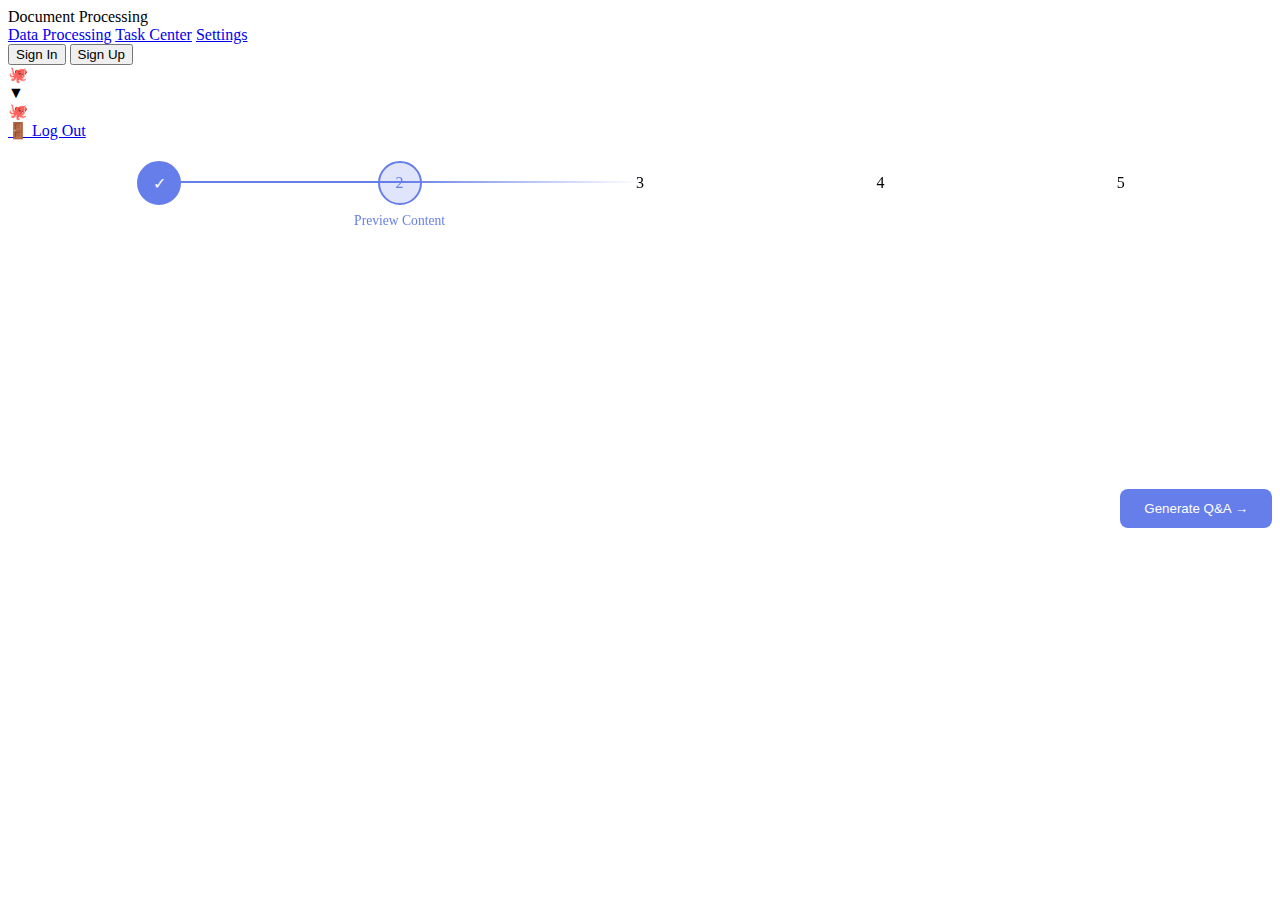
<file: templates/url.html>
<!DOCTYPE html>
<html lang="en">
<head>
    <meta charset="UTF-8">
    <meta name="viewport" content="width=device-width, initial-scale=1.0">
    <title>Preview Content</title>
    <style>
        /* Progress indicator */
        .progress-container {
            margin-bottom: 40px;
        }

        .progress-steps {
            display: flex;
            justify-content: space-between;
            align-items: center;
            background: rgba(255, 255, 255, 0.03);
            backdrop-filter: blur(10px);
            border: 1px solid rgba(255, 255, 255, 0.1);
            border-radius: 16px;
            padding: 20px 30px;
            margin-bottom: 20px;
        }

        .step {
            display: flex;
            flex-direction: column;
            align-items: center;
            gap: 8px;
            flex: 1;
            position: relative;
        }

        .step:not(:last-child)::after {
            content: '';
            position: absolute;
            top: 20px;
            right: -50%;
            width: 100%;
            height: 2px;
            background: rgba(255, 255, 255, 0.1);
            z-index: 1;
        }

        .step.active:not(:last-child)::after {
            background: linear-gradient(90deg, #667eea 0%, rgba(255, 255, 255, 0.1) 100%);
        }

        .step.completed:not(:last-child)::after {
            background: #667eea;
        }

        .step-circle {
            width: 40px;
            height: 40px;
            border-radius: 50%;
            border: 2px solid rgba(255, 255, 255, 0.2);
            display: flex;
            align-items: center;
            justify-content: center;
            background: rgba(255, 255, 255, 0.05);
            position: relative;
            z-index: 2;
            transition: all 0.3s ease;
        }

        .step.active .step-circle {
            border-color: #667eea;
            background: rgba(102, 126, 234, 0.2);
            color: #667eea;
        }

        .step.completed .step-circle {
            border-color: #667eea;
            background: #667eea;
            color: #fff;
        }

        .step-label {
            font-size: 0.85rem;
            color: rgba(255, 255, 255, 0.6);
            text-align: center;
            font-weight: 500;
        }

        .step.active .step-label {
            color: #667eea;
        }

        .step.completed .step-label {
            color: rgba(255, 255, 255, 0.8);
        }

        .header {
            text-align: center;
            margin-bottom: 40px;
        }

        .step-icon {
            width: 48px;
            height: 48px;
            border-radius: 12px;
            display: flex;
            align-items: center;
            justify-content: center;
            font-size: 24px;
            background: linear-gradient(135deg, #667eea 0%, #764ba2 100%);
            margin: 0 auto 15px;
        }

        .title {
            font-size: 1.8rem;
            font-weight: 700;
            color: #fff;
            margin-bottom: 8px;
        }

        .subtitle {
            color: rgba(255, 255, 255, 0.6);
        }

        .content-area {
            background: rgba(255, 255, 255, 0.05);
            border-radius: 16px;
            padding: 30px;
            border: 1px solid rgba(255, 255, 255, 0.1);
        }

        .content-item {
            background: rgba(255, 255, 255, 0.03);
            border: 1px solid rgba(255, 255, 255, 0.1);
            border-radius: 12px;
            padding: 24px;
            margin-bottom: 24px;
            position: relative;
        }

        .content-item.error {
            border-color: rgba(239, 68, 68, 0.3);
            background: rgba(239, 68, 68, 0.05);
        }

        .content-item.editing {
            border-color: rgba(102, 126, 234, 0.3);
            background: rgba(102, 126, 234, 0.05);
        }

        .content-title {
            color: #fff;
            font-size: 1.3rem;
            font-weight: 500;
            margin-bottom: 12px;
            line-height: 1.4;
        }

        .content-url {
            color: #667eea;
            font-size: 0.9rem;
            text-decoration: none;
            margin-bottom: 20px;
            display: block;
            word-break: break-all;
        }

        .content-url:hover {
            text-decoration: underline;
        }

        .content-preview {
            color: rgba(255, 255, 255, 0.8);
            line-height: 1.6;
            font-size: 0.95rem;
            margin-bottom: 16px;
        }

        .content-preview.expanded {
            max-height: none;
        }

        .content-preview.editing {
            display: none;
        }

        .content-editor {
            display: none;
            margin-bottom: 16px;
        }

        .content-editor.show {
            display: block;
        }

        .editor-textarea {
            width: 100%;
            min-height: 200px;
            background: rgba(255, 255, 255, 0.05);
            border: 1px solid rgba(255, 255, 255, 0.1);
            border-radius: 8px;
            padding: 15px;
            color: rgba(255, 255, 255, 0.8);
            font-size: 0.95rem;
            line-height: 1.6;
            font-family: inherit;
            resize: vertical;
        }

        .editor-textarea:focus {
            outline: none;
            border-color: #667eea;
            background: rgba(102, 126, 234, 0.1);
        }

        .content-actions {
            display: flex;
            gap: 15px;
            align-items: center;
        }

        .content-actions.editing {
            display: none;
        }

        .action-btn {
            background: none;
            border: none;
            color: #667eea;
            font-size: 0.9rem;
            cursor: pointer;
            text-decoration: underline;
            padding: 0;
        }

        .action-btn:hover {
            color: #5a6fd8;
        }

        .editor-controls {
            display: flex;
            gap: 10px;
            margin-top: 15px;
        }

        .editor-btn {
            padding: 8px 16px;
            border: none;
            border-radius: 6px;
            font-size: 0.9rem;
            cursor: pointer;
            transition: all 0.2s ease;
        }

        .editor-btn.save {
            background: #22c55e;
            color: #fff;
        }

        .editor-btn.save:hover {
            background: #16a34a;
        }

        .editor-btn.cancel {
            background: rgba(255, 255, 255, 0.1);
            color: rgba(255, 255, 255, 0.8);
        }

        .editor-btn.cancel:hover {
            background: rgba(255, 255, 255, 0.15);
        }

        .error-message {
            background: rgba(239, 68, 68, 0.1);
            border: 1px solid rgba(239, 68, 68, 0.3);
            border-radius: 8px;
            padding: 16px;
            margin-top: 15px;
        }

        .error-title {
            color: #ef4444;
            font-weight: 600;
            margin-bottom: 8px;
            display: flex;
            align-items: center;
            gap: 8px;
        }

        .error-text {
            color: rgba(255, 255, 255, 0.8);
            font-size: 0.9rem;
            line-height: 1.5;
            margin-bottom: 12px;
        }

        .error-actions {
            display: flex;
            gap: 10px;
        }

        .error-btn {
            padding: 8px 16px;
            border: none;
            border-radius: 6px;
            font-size: 0.85rem;
            cursor: pointer;
            transition: all 0.2s ease;
        }

        .error-btn.retry {
            background: #667eea;
            color: #fff;
        }

        .error-btn.retry:hover {
            background: #5a6fd8;
        }

        .error-btn.skip {
            background: rgba(255, 255, 255, 0.1);
            color: rgba(255, 255, 255, 0.8);
        }

        .error-btn.skip:hover {
            background: rgba(255, 255, 255, 0.15);
        }

        .modified-indicator {
            background: rgba(34, 197, 94, 0.1);
            border: 1px solid rgba(34, 197, 94, 0.3);
            color: #22c55e;
            padding: 6px 12px;
            border-radius: 6px;
            font-size: 0.8rem;
            font-weight: 500;
            position: absolute;
            top: 12px;
            right: 12px;
        }

        .actions {
            display: flex;
            justify-content: flex-end;
            gap: 15px;
            margin-top: 30px;
        }

        .btn {
            padding: 12px 24px;
            border: none;
            border-radius: 8px;
            font-weight: 500;
            cursor: pointer;
            transition: all 0.2s ease;
        }

        .btn-secondary {
            background: rgba(255, 255, 255, 0.1);
            color: rgba(255, 255, 255, 0.8);
        }

        .btn-secondary:hover {
            background: rgba(255, 255, 255, 0.15);
        }

        .btn-primary {
            background: #667eea;
            color: #fff;
        }

        .btn-primary:hover {
            background: #5a6fd8;
        }

        @media (max-width: 768px) {
            .nav {
                padding: 0 20px;
            }

            .container {
                padding: 90px 10px 40px;
            }

            .content-area {
                padding: 20px;
            }

            .progress-steps {
                padding: 15px 20px;
            }

            .step-label {
                font-size: 0.75rem;
            }

            .user-info {
                display: none;
            }

            .nav-links {
                gap: 10px;
            }

            .actions {
                flex-direction: column;
            }
        }
    </style>
</head>
<body>
<nav class="nav">
    <div class="nav-brand">Document Processing</div>
    <div class="nav-links">
        <a href="/" class="nav-link active">Data Processing</a>
        <a href="/tasks" class="nav-link">Task Center</a>
        <a href="/config" class="nav-link">Settings</a>

        <!-- Auth Buttons (shown when not logged in) -->
        <div class="auth-buttons" id="authButtons">
            <button class="auth-btn sign-in-btn" onclick="window.location.href='/auth/github'">
                Sign In
            </button>
            <button class="auth-btn sign-up-btn" onclick="window.location.href='/auth/github'">
                Sign Up
            </button>
        </div>

        <!-- User Profile -->
        <div class="user-profile" id="userProfile" onclick="toggleUserDropdown(event)">
            <div class="user-avatar" id="userAvatar">🐙</div>
            <div class="user-name" id="userName"></div>
            <div class="dropdown-arrow">▼</div>

            <!-- Dropdown Menu -->
            <div class="user-dropdown" id="userDropdown">
                <div class="github-info">
                    <div class="github-username">
                        <span>🐙</span>
                        <span id="dropdownUsername"></span>
                    </div>
                    <div class="github-id" id="githubId"></div>
                </div>
                <a href="#" class="dropdown-item logout" onclick="logout(event)">
                    <span class="dropdown-icon">🚪</span>
                    Log Out
                </a>
            </div>
        </div>
    </div>
</nav>

<div class="container">
    <!-- Progress indicator -->
    <div class="progress-container">
        <div class="progress-steps">
            <div class="step completed">
                <div class="step-circle">✓</div>
                <div class="step-label">Add URLs</div>
            </div>
            <div class="step active">
                <div class="step-circle">2</div>
                <div class="step-label">Preview Content</div>
            </div>
            <div class="step">
                <div class="step-circle">3</div>
                <div class="step-label">Generate Q&A</div>
            </div>
            <div class="step">
                <div class="step-circle">4</div>
                <div class="step-label">Review Q&A</div>
            </div>
            <div class="step">
                <div class="step-circle">5</div>
                <div class="step-label">Complete</div>
            </div>
        </div>
    </div>

    <div class="header">
        <h1 class="title">Preview Extracted Content</h1>
        <p class="subtitle">Review the content extracted from your URLs</p>
    </div>

    <div class="content-area">

    </div>
    <div class="actions">
        <button onclick="window.location.href=('/process/url')" class="btn btn-secondary">← Back</button>
        <button onclick="submitAllUrlFiles()" class="btn btn-primary">Generate Q&A →</button>
    </div>
</div>

<script>
    const params = new URLSearchParams(window.location.search);

    let userData ={};

    // 获取 id 参数
    const uuid = params.get("id");

    document.cookie.split(';').forEach(cookie => {
        const [name, value] = cookie.trim().split('=');
        if (name === 'username' || name === 'user_id') {
            if (!value) return;
            userData[name] = decodeURIComponent(value);
        }
    })

    if(Object.keys(userData).length > 0) {
        document.getElementById('authButtons').style.display = 'none';
        updateUserProfile();
    } else {
        document.getElementById('userProfile').style.display = 'none';
    }

    function updateUserProfile() {
        document.getElementById('userProfile').style.display = 'flex';
        document.getElementById('userName').textContent = userData['username'] || 'Guest';
        document.getElementById('dropdownUsername').innerText = userData['username'] || 'Guest';
        document.getElementById('githubId').innerText = "ID: " + userData['user_id'];
    }

    function logout() {
        fetch('/auth/logout', {
            method: 'POST',
            headers: {
                'Content-Type': 'application/json'
            }
        }).then(response => {
            if (response.ok) {
                showNotification('Logged out successfully', 'success');
                window.location.reload();
            } else {
                showNotification('Logout failed. Please try again.', 'error');
            }
        });
    }

    function toggleUserDropdown() {
        const userProfile = document.getElementById('userProfile');
        const userDropdown = document.getElementById('userDropdown');
        userDropdown.classList.toggle('show');
        userProfile.classList.toggle('open');
    }
    
    function submitAllUrlFiles() {
        // 检查是否有URL内容
        if (subtaskList.length === 0) {
            showNotification('No content available for Q&A generation', 'error');
            return;
        }

        // 准备发送给API的数据
        const fileContents = [];

        // 收集所有文件内容
        subtaskList.forEach(subtask => {
            const previewId = `preview-${subtask.id}`;
            if (fullContent[previewId]) {
                fileContents.push({
                    filename: subtask.save_name,
                    subtask_id: subtask.id,
                    content: fullContent[previewId]
                });
            }
        });

        if (fileContents.length === 0) {
            showNotification('No content available, please try again later', 'error');
            return;
        }

        // 显示加载状态
        const actionButtons = document.querySelector('.actions');
        const originalButtonsHTML = actionButtons.innerHTML;
        actionButtons.innerHTML = `
            <div style="display: flex; justify-content: center; width: 100%;">
                <div style="display: flex; align-items: center; gap: 10px;">
                    <div style="width: 20px; height: 20px; border: 3px solid rgba(102, 126, 234, 0.3); border-top-color: #667eea; border-radius: 50%; animation: spin 1s linear infinite;"></div>
                    <span>submit all data...</span>
                </div>
            </div>
        `;

        // 添加动画样式
        if (!document.querySelector('#spinAnimation')) {
            const styleEl = document.createElement('style');
            styleEl.id = 'spinAnimation';
            styleEl.textContent = '@keyframes spin { 0% { transform: rotate(0deg); } 100% { transform: rotate(360deg); } }';
            document.head.appendChild(styleEl);
        }

        // 发送API请求
        fetch("/api/crawl_web_file_gen_qa", {
            method: 'POST',
            headers: {
                'Content-Type': 'application/json'
            },
            body: JSON.stringify({
                task_id: uuid,
                files: fileContents
            })
        })
        .then(response => {
            if (!response.ok) {
                throw new Error('Server response error');
            }
            return response.json();
        })
        .then(data => {
            showNotification('update successfully！', 'success');
            // 重定向到下一步
            window.location.href = `/review?id=${uuid}`;
        })
        .catch(error => {
            console.error("Error while generating question and answer data:", error);
            showNotification('Failed to generate question and answer data, please try again', 'error');
            // 恢复按钮状态
            actionButtons.innerHTML = originalButtonsHTML;
        });
    }

    let fullContent = {}

    {#[#}
    {#    {#}
    {#        "create_time": "Thu, 19 Jun 2025 17:21:37 GMT",#}
    {#        "embed_status": null,#}
    {#        "id": 198,#}
    {#        "original_name": "https://fedoramagazine.org/kubernetes-with-cri-o-on-fedora-linux-39",#}
    {#        "save_name": "Kubernetes with CRI-O on Fedora Linux 39 - Fedora Magazine.md",#}
    {#        "subtask_source": 2,#}
    {#        "subtask_status": 0,#}
    {#        "subtask_step": 3,#}
    {#        "task_id": "d3b06b87-b51f-4289-8998-e747aade403d",#}
    {#        "tidb_status": 1,#}
    {#        "update_time": "Thu, 19 Jun 2025 18:56:59 GMT"#}
    {#    },#}
    {#    {#}
    {#        "create_time": "Thu, 19 Jun 2025 17:22:00 GMT",#}
    {#        "embed_status": null,#}
    {#        "id": 199,#}
    {#        "original_name": "https://fedoramagazine.org/kubernetes-with-cri-o-on-fedora-linux-39/kubernetes-with-cri-o",#}
    {#        "save_name": "kubernetes-with-cri-o - Fedora Magazine.md",#}
    {#        "subtask_source": 2,#}
    {#        "subtask_status": 0,#}
    {#        "subtask_step": 3,#}
    {#        "task_id": "d3b06b87-b51f-4289-8998-e747aade403d",#}
    {#        "tidb_status": 1,#}
    {#        "update_time": "Thu, 19 Jun 2025 18:57:26 GMT"#}
    {#    }#}
    {#]#}

    let subtaskList = []

    function getSubtaskList() {
        fetch("/api/getAllSubtaskByUuid", {
            method: 'POST',
            headers: {
                'Content-Type': 'application/json'
            },
            body: JSON.stringify({
                "uuid": uuid
            })
        })
            .then(response => response.json())
            .then(data => {
                subtaskList = data;
                updateUrlListDom();
            })
            .catch(error => {
                console.error("Error fetching subtask list:", error);
            });
    }

    // 记录已渲染的 subtask id
    const renderedSubtaskIds = new Set();

    async function updateUrlListDom() {
        const contentArea = document.querySelector('.content-area');

        for (let subtask of subtaskList) {
            if (renderedSubtaskIds.has(subtask.id)) {
                // 已渲染，跳过
                continue;
            }
            // 新增，渲染并记录
            const contentItem = document.createElement('div');
            contentItem.className = 'content-item';

            const title = document.createElement('h3');
            title.className = 'content-title';
            title.textContent = subtask.save_name.split(".")[0];

            const link = document.createElement('a');
            link.href = subtask.original_name;
            link.className = 'content-url';
            link.target = '_blank';
            link.textContent = subtask.original_name;

            const preview = document.createElement('div');
            preview.className = 'content-preview';
            preview.id = `preview-${subtask.id}`;

            const fileContentResponse = await fetch(`/api/fileContent/${subtask.task_id}/crawl_files/${subtask.save_name}`)
            const fileContent = await fileContentResponse.text()
            fullContent[`preview-${subtask.id}`] = fileContent

            preview.innerText = (fileContent && fileContent.length > 400) ? fileContent.substring(0, 400) + '...' : (fileContent || 'Loading content...');

            const editor = document.createElement('div');
            editor.className = 'content-editor';
            editor.id = `editor-${subtask.id}`;
            editor.innerHTML = `
            <textarea class="editor-textarea" id="textarea-${subtask.id}">${fileContent}</textarea>
            <div class="editor-controls">
                <button class="editor-btn save" onclick="saveContent('editor-${subtask.id}', 'preview-${subtask.id}', 'actions-${subtask.id}')">Save Changes</button>
                <button class="editor-btn cancel" onclick="cancelEdit('editor-${subtask.id}', 'preview-${subtask.id}', 'actions-${subtask.id}')">Cancel</button>
            </div>
        `;

            const actions = document.createElement('div');
            actions.className = 'content-actions';
            actions.id = `actions-${subtask.id}`;
            actions.innerHTML = `
            <button class="action-btn" onclick="toggleContent('preview-${subtask.id}', this)">View More</button>
            <button class="action-btn" onclick="toggleEditor('editor-${subtask.id}', 'preview-${subtask.id}', 'actions-${subtask.id}')">Edit Content</button>
        `;

            contentItem.appendChild(title);
            contentItem.appendChild(link);
            contentItem.appendChild(preview);
            contentItem.appendChild(editor);
            contentItem.appendChild(actions);

            contentArea.appendChild(contentItem);

            renderedSubtaskIds.add(subtask.id);
        }
    }

    document.addEventListener('DOMContentLoaded', () => {
        getSubtaskList();
        setInterval(() => {
            getSubtaskList();
        }, 5000);
    });

    function toggleContent(previewId, button) {
        const preview = document.getElementById(previewId);
        const isExpanded = preview.classList.contains('expanded');

        if (isExpanded) {
            // Collapse - show only first part
            preview.innerText = fullContent[previewId].substring(0, 400) + '...';
            preview.classList.remove('expanded');
            button.textContent = 'View More';
        } else {
            // Expand - show full content
            preview.innerText = fullContent[previewId];
            preview.classList.add('expanded');
            button.textContent = 'View Less';
        }
    }

    function toggleEditor(editorId, previewId, actionsId) {
        const editor = document.getElementById(editorId);
        const preview = document.getElementById(previewId);
        const actions = document.getElementById(actionsId);
        const contentItem = editor.closest('.content-item');

        if (editor.classList.contains('show')) {
            // Switch back to preview mode
            editor.classList.remove('show');
            preview.classList.remove('editing');
            actions.classList.remove('editing');
            contentItem.classList.remove('editing');
        } else {
            // Hide other editors first
            document.querySelectorAll('.content-editor.show').forEach(e => {
                e.classList.remove('show');
                e.closest('.content-item').classList.remove('editing');
            });
            document.querySelectorAll('.content-preview.editing').forEach(p => {
                p.classList.remove('editing');
            });
            document.querySelectorAll('.content-actions.editing').forEach(a => {
                a.classList.remove('editing');
            });

            // Switch to edit mode
            editor.classList.add('show');
            preview.classList.add('editing');
            actions.classList.add('editing');
            contentItem.classList.add('editing');
        }
    }

    function saveContent(editorId, previewId, actionsId) {
        const editor = document.getElementById(editorId);
        const textarea = editor.querySelector('.editor-textarea');
        const preview = document.getElementById(previewId);
        const actions = document.getElementById(actionsId);
        const contentItem = editor.closest('.content-item');

        // Update the preview with edited content
        const newContent = textarea.value;
        const shortContent = newContent.substring(0, 400) + (newContent.length > 400 ? '...' : '');
        preview.innerText = shortContent;

        // Update full content
        fullContent[previewId] = newContent;

        // Add modified indicator
        if (!contentItem.querySelector('.modified-indicator')) {
            const indicator = document.createElement('div');
            indicator.className = 'modified-indicator';
            indicator.textContent = 'Modified';
            contentItem.appendChild(indicator);
        }

        // Switch back to preview mode
        editor.classList.remove('show');
        preview.classList.remove('editing');
        actions.classList.remove('editing');
        contentItem.classList.remove('editing');

        // Show success message
        showNotification('Content updated successfully!', 'success');
    }

    function cancelEdit(editorId, previewId, actionsId) {
        const editor = document.getElementById(editorId);
        const preview = document.getElementById(previewId);
        const actions = document.getElementById(actionsId);
        const contentItem = editor.closest('.content-item');

        // Switch back to preview mode without saving
        editor.classList.remove('show');
        preview.classList.remove('editing');
        actions.classList.remove('editing');
        contentItem.classList.remove('editing');
    }

    function retryExtraction(button) {
        const contentItem = button.closest('.content-item');
        const errorMessage = contentItem.querySelector('.error-message');

        // Show loading state
        errorMessage.innerHTML = `
                <div style="display: flex; align-items: center; gap: 10px; color: #667eea;">
                    <div style="width: 16px; height: 16px; border: 2px solid rgba(102, 126, 234, 0.3); border-top-color: #667eea; border-radius: 50%; animation: spin 1s linear infinite;"></div>
                    <span>Retrying content extraction...</span>
                </div>
            `;

        // Simulate retry (in real app, this would make an API call)
        setTimeout(() => {
            // Simulate random success/failure
            if (Math.random() > 0.5) {
                // Success - replace with normal content
                contentItem.classList.remove('error');
                contentItem.innerHTML = `
                        <h3 class="content-title">Premium Article - Technology Trends 2024</h3>
                        <a href="https://protected-site.com/premium-article" class="content-url" target="_blank">
                            https://protected-site.com/premium-article
                        </a>
                        <div class="content-preview" id="preview-retry">
                            This comprehensive analysis explores the latest technology trends shaping 2024, including artificial intelligence developments, cloud computing innovations, and emerging cybersecurity challenges. The article provides insights into how businesses can adapt to these technological shifts and leverage new opportunities for growth...
                        </div>
                        <button class="view-more-btn" onclick="toggleContent('preview-retry', this)">View More</button>
                        <button class="edit-btn" onclick="toggleEditor('editor-retry')">Edit Content</button>

                        <div class="content-editor" id="editor-retry">
                            <div class="editor-title">Edit Extracted Content</div>
                            <textarea class="editor-textarea">This comprehensive analysis explores the latest technology trends shaping 2024, including artificial intelligence developments, cloud computing innovations, and emerging cybersecurity challenges.</textarea>
                            <div class="editor-actions">
                                <button class="editor-btn save" onclick="saveContent('editor-retry', 'preview-retry')">Save Changes</button>
                                <button class="editor-btn cancel" onclick="cancelEdit('editor-retry')">Cancel</button>
                            </div>
                        </div>
                    `;
                showNotification('Content extracted successfully!', 'success');
            } else {
                // Still failed
                errorMessage.innerHTML = `
                        <div class="error-title">
                            <span>🚫</span>
                            Extraction Failed Again
                        </div>
                        <div class="error-text">
                            The website continues to block access. This may be due to strict anti-bot measures or premium content restrictions.
                        </div>
                        <div class="error-actions">
                            <button class="error-btn retry" onclick="retryExtraction(this)">Try Again</button>
                            <button class="error-btn skip" onclick="skipContent(this)">Skip This URL</button>
                        </div>
                    `;
                showNotification('Extraction failed. Please try a different approach.', 'error');
            }
        }, 2000);
    }

    function skipContent(button) {
        const contentItem = button.closest('.content-item');
        contentItem.style.opacity = '0.5';
        contentItem.style.filter = 'grayscale(100%)';

        const errorMessage = contentItem.querySelector('.error-message');
        errorMessage.innerHTML = `
                <div style="color: rgba(255, 255, 255, 0.6); text-align: center; padding: 20px;">
                    <div style="font-size: 1.2rem; margin-bottom: 8px;">⏭️</div>
                    <div>This URL has been skipped and will not be used for Q&A generation.</div>
                </div>
            `;

        showNotification('URL skipped', 'info');
    }

    function showNotification(message, type = 'info') {
        const notification = document.createElement('div');
        notification.style.cssText = `
                position: fixed;
                top: 90px;
                right: 30px;
                padding: 12px 20px;
                border-radius: 8px;
                color: #fff;
                font-weight: 500;
                box-shadow: 0 4px 20px rgba(0, 0, 0, 0.3);
                z-index: 10000;
                font-size: 0.9rem;
                max-width: 300px;
            `;

        if (type === 'success') {
            notification.style.background = 'rgba(34, 197, 94, 0.9)';
        } else if (type === 'error') {
            notification.style.background = 'rgba(239, 68, 68, 0.9)';
        } else {
            notification.style.background = 'rgba(102, 126, 234, 0.9)';
        }

        notification.textContent = message;
        document.body.appendChild(notification);

        setTimeout(() => notification.remove(), 3000);
    }
</script>
</body>
</html>
</file>
<file: static/public.css>
* {
    margin: 0;
    padding: 0;
    box-sizing: border-box;
}

body {
    font-family: -apple-system, BlinkMacSystemFont, 'Segoe UI', Roboto, 'Helvetica Neue', Arial, sans-serif;
    background: linear-gradient(135deg, #0f0f23 0%, #1a1a2e 50%, #16213e 100%);
    min-height: 100vh;
    color: #e0e0e0;
    overflow-x: hidden;
}

/* Navigation */
.nav {
    position: fixed;
    top: 0;
    left: 0;
    right: 0;
    background: rgba(15, 15, 35, 0.9);
    backdrop-filter: blur(20px);
    border-bottom: 1px solid rgba(255, 255, 255, 0.1);
    padding: 0 40px;
    height: 70px;
    display: flex;
    align-items: center;
    justify-content: space-between;
    z-index: 1000;
}

.nav-brand {
    font-size: 1.5rem;
    font-weight: 700;
    background: linear-gradient(135deg, #667eea 0%, #764ba2 100%);
    -webkit-background-clip: text;
    -webkit-text-fill-color: transparent;
    background-clip: text;
}

.nav-links {
    display: flex;
    gap: 30px;
    align-items: center;
}

.auth-buttons {
    display: flex;
    gap: 12px;
    align-items: center;
}

.auth-btn {
    padding: 8px 20px;
    border: none;
    border-radius: 8px;
    font-size: 0.9rem;
    font-weight: 600;
    cursor: pointer;
    transition: all 0.3s ease;
    text-decoration: none;
    display: inline-flex;
    align-items: center;
    gap: 8px;
}

.sign-in-btn {
    background: rgba(255, 255, 255, 0.1);
    border: 1px solid rgba(255, 255, 255, 0.2);
    color: rgba(255, 255, 255, 0.9);
}

.sign-in-btn:hover {
    background: rgba(255, 255, 255, 0.15);
    border-color: rgba(255, 255, 255, 0.3);
    color: #fff;
}

.sign-up-btn {
    background: linear-gradient(135deg, #667eea 0%, #764ba2 100%);
    color: #fff;
    border: 1px solid transparent;
}

.sign-up-btn:hover {
    transform: translateY(-1px);
    box-shadow: 0 4px 15px rgba(102, 126, 234, 0.4);
}

.user-profile {
    display: none;
    align-items: center;
    gap: 8px;
    padding: 8px 16px;
    background: rgba(255, 255, 255, 0.05);
    border: 1px solid rgba(255, 255, 255, 0.1);
    border-radius: 25px;
    transition: all 0.3s ease;
    cursor: pointer;
    position: relative;
}

.user-profile:hover {
    background: rgba(255, 255, 255, 0.1);
    border-color: rgba(255, 255, 255, 0.2);
}

.user-avatar {
    width: 32px;
    height: 32px;
    border-radius: 50%;
    background: linear-gradient(135deg, #333 0%, #666 100%);
    display: flex;
    align-items: center;
    justify-content: center;
    font-size: 16px;
    color: #fff;
    flex-shrink: 0;
}

.user-name {
    font-size: 0.9rem;
    font-weight: 600;
    color: #fff;
    white-space: nowrap;
    overflow: hidden;
    text-overflow: ellipsis;
    max-width: 120px;
}

.dropdown-arrow {
    color: rgba(255, 255, 255, 0.6);
    font-size: 12px;
    transition: transform 0.3s ease;
}

.user-profile.open .dropdown-arrow {
    transform: rotate(180deg);
}

.user-dropdown {
    position: absolute;
    top: 100%;
    right: 0;
    margin-top: 8px;
    background: rgba(40, 40, 50, 0.95);
    backdrop-filter: blur(20px);
    border: 1px solid rgba(255, 255, 255, 0.1);
    border-radius: 12px;
    padding: 8px 0;
    min-width: 200px;
    box-shadow: 0 10px 40px rgba(0, 0, 0, 0.3);
    opacity: 0;
    visibility: hidden;
    transform: translateY(-10px);
    transition: all 0.3s ease;
    z-index: 1000;
}

.user-dropdown.show {
    opacity: 1;
    visibility: visible;
    transform: translateY(0);
}

.dropdown-item {
    display: flex;
    align-items: center;
    gap: 12px;
    padding: 12px 16px;
    color: rgba(255, 255, 255, 0.8);
    text-decoration: none;
    font-size: 0.9rem;
    transition: all 0.3s ease;
    cursor: pointer;
}

.dropdown-item:hover {
    background: rgba(255, 255, 255, 0.1);
    color: #fff;
}

.dropdown-item.logout {
    border-top: 1px solid rgba(255, 255, 255, 0.1);
    color: #ef4444;
}

.dropdown-item.logout:hover {
    background: rgba(239, 68, 68, 0.1);
}

.dropdown-icon {
    font-size: 16px;
    width: 16px;
    text-align: center;
}

.github-info {
    padding: 12px 16px;
    border-bottom: 1px solid rgba(255, 255, 255, 0.1);
}

.github-username {
    color: #fff;
    font-weight: 600;
    font-size: 0.9rem;
    margin-bottom: 4px;
    display: flex;
    align-items: center;
    gap: 8px;
}

.github-id {
    color: rgba(255, 255, 255, 0.6);
    font-size: 0.8rem;
    font-family: 'Monaco', 'Menlo', monospace;
}

.nav-link {
    color: rgba(255, 255, 255, 0.7);
    text-decoration: none;
    font-weight: 500;
    padding: 8px 16px;
    border-radius: 8px;
    transition: all 0.3s ease;
    position: relative;
}

.nav-link:hover {
    color: #fff;
    background: rgba(255, 255, 255, 0.1);
}

.nav-link.active {
    color: #667eea;
    background: rgba(102, 126, 234, 0.1);
}

/* Main container */
.container {
    max-width: 1400px;
    margin: 0 auto;
    padding: 120px 40px 60px;
    position: relative;
    z-index: 10;
}
</file>
